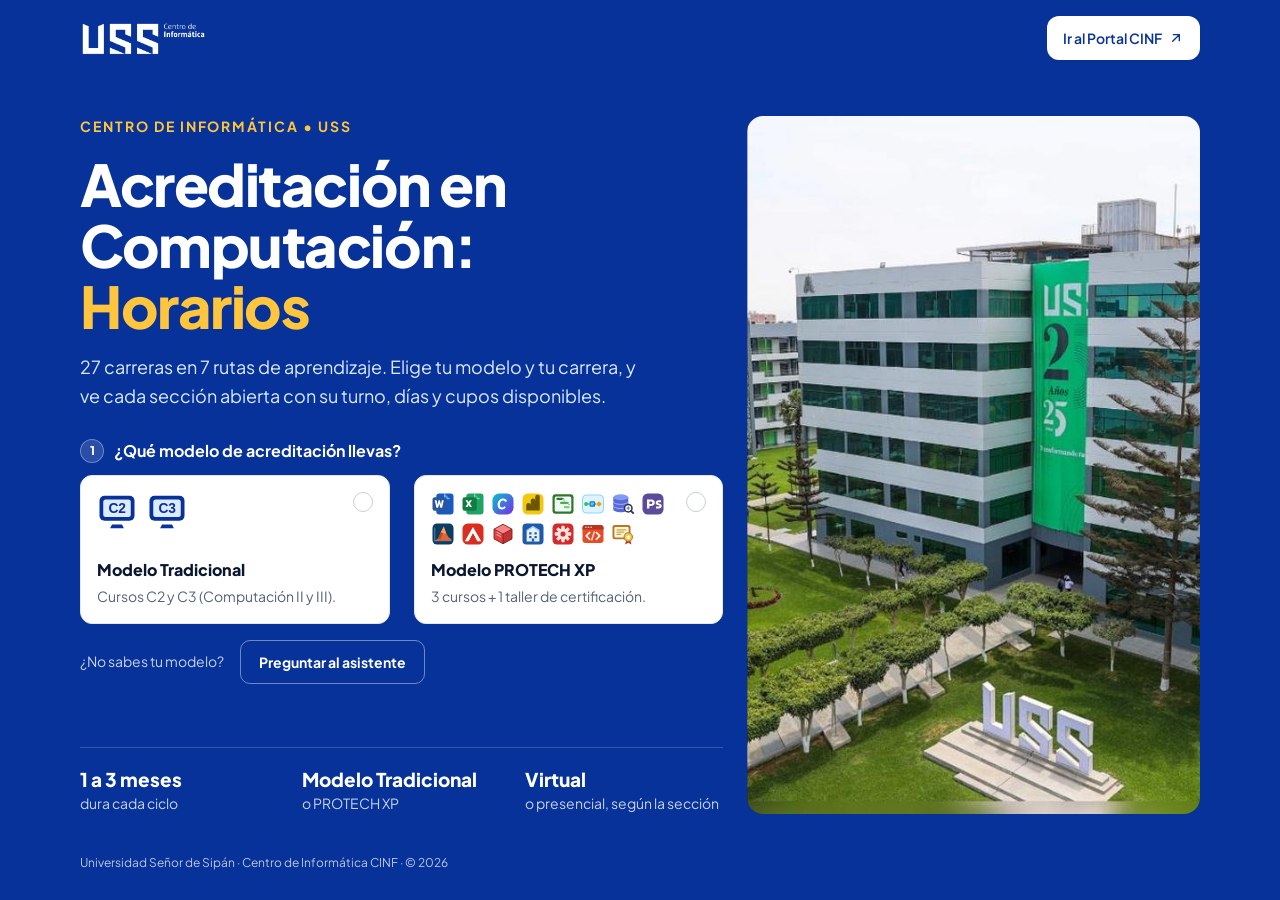
<file: index.html>
<!DOCTYPE html>
<html lang="es" data-type="service" data-radius="soft" data-motion>

<head>
    <meta charset="utf-8" />
    <meta name="viewport" content="width=device-width, initial-scale=1" />
    <title>Horarios del Centro de Informática USS | Consulta de cursos</title>
    <meta name="description"
        content="Elige tu carrera de la Universidad Señor de Sipán y consulta las secciones abiertas del Centro de Informática: turno, días y cupos disponibles." />
    <meta name="page-type" content="service" />
    <meta name="site-kind" content="other" />
    <meta name="theme-color" content="#073299" />
    <link rel="icon" type="image/x-icon" href="favicon.ico" />

    <!-- Compartir: título, descripción y foto del campus -->
    <meta property="og:type" content="website" />
    <meta property="og:title" content="Horarios del Centro de Informática USS" />
    <meta property="og:description"
        content="27 carreras, 7 rutas de aprendizaje. Consulta las secciones abiertas por ciclo." />
    <meta property="og:image" content="assets/img/campus-uss.jpg" />
    <meta property="og:locale" content="es_PE" />
    <meta name="twitter:card" content="summary_large_image" />

    <!-- Tipografía oficial USS: Plus Jakarta Sans -->
    <link rel="preconnect" href="https://fonts.googleapis.com" />
    <link rel="preconnect" href="https://fonts.gstatic.com" crossorigin />
    <link href="https://fonts.googleapis.com/css2?family=Plus+Jakarta+Sans:wght@400;500;600;700;800&display=swap"
        rel="stylesheet" />

    <link rel="stylesheet" href="assets/css/estilos.css?v=80" />
    <!-- Capa de movimiento (Taste-Skill 2.5): el proxy del portal reenvía /assets/motion/ a esta app -->
    <link rel="stylesheet" href="assets/motion/motion.css?v=62" />
    <script>document.documentElement.classList.add('m-enter'); setTimeout(() => document.documentElement.classList.add('m-enter-done'), 700)</script>
</head>

<body>
    <!--
      Tipo: service (Centro de Informática USS, consulta de horarios).
      Hero: la herramienta de 3 pasos + foto real del campus (assets/img/campus-uss.jpg).
      Fondo azul institucional plano, sin efectos. Movimiento: assets/motion (Taste-Skill 2.5).
    -->
    <!-- Header institucional modular -->
    <header id="cinf-header" data-variant="hero" data-portal-url="https://informatica-uss.vercel.app/" data-logo-url="assets/img/logo-uss.png?v=61"></header>
    <script src="assets/js/nav-header.js"></script>

    <main id="contenido">
        <section class="hero" data-enter aria-labelledby="hero-h">
            <div class="wrap">
                <div class="hero-text hero__grid">
                    <div class="hero__texto">
                        <!-- HeroIntro modular (desacoplado, dimensiones idénticas a GEX) -->
                        <div id="hero-intro" data-eyebrow="Centro de Informática • USS" data-title-prefix="Acreditación en Computación" data-highlight="Horarios" data-lead="27 carreras en 7 rutas de aprendizaje. Elige tu modelo y tu carrera, y ve cada sección abierta con su turno, días y cupos disponibles."></div>
                        <script src="assets/js/hero-intro.js?v=2"></script>

                        <!-- La herramienta: los tres pasos viven en este panel -->
                        <div class="herramienta" id="tarjeta-carrera">

                            <!-- PASO 1: Modelo de acreditación (va primero: define qué cursos se muestran) -->
                            <div class="paso paso-modelo" id="paso-modelo">
                                <p class="paso__titulo" id="titulo-modelo">
                                    <span class="paso__num" aria-hidden="true">1</span>
                                    <span data-texto="portada.pregunta">¿Qué modelo de acreditación llevas?</span>
                                </p>
                                <div class="selector-modelo-grid" role="radiogroup" aria-labelledby="titulo-modelo">
                                    <div class="card card-modelo-opcion" id="opcion-modelo-tradicional"
                                        data-modelo="tradicional" role="radio" aria-checked="false" tabindex="0">
                                        <span class="card-modelo-opcion__check" aria-hidden="true"></span>
                                        <span class="card-modelo-opcion__iconos card-modelo-opcion__iconos--grandes"
                                            aria-hidden="true">
                                            <img src="assets/img/cursos/computacion-ii.svg?v=2" alt="C2" width="40"
                                                height="40" />
                                            <img src="assets/img/cursos/computacion-iii.svg?v=2" alt="C3" width="40"
                                                height="40" />
                                        </span>
                                        <strong class="card-modelo-opcion__titulo" data-texto="tradicional.titulo">Modelo Tradicional</strong>
                                        <span class="card-modelo-opcion__desc" data-texto="tradicional.descripcion">Cursos C2 y C3 (Computación II y III).</span>
                                    </div>

                                    <div class="card card-modelo-opcion" id="opcion-modelo-protech"
                                        data-modelo="protech" role="radio" aria-checked="false" tabindex="0">
                                        <span class="card-modelo-opcion__check" aria-hidden="true"></span>
                                        <span class="card-modelo-opcion__iconos" aria-hidden="true">
                                            <img src="assets/img/cursos/word.svg" alt="" width="24" height="24" />
                                            <img src="assets/img/cursos/excel.svg" alt="" width="24" height="24" />
                                            <img src="assets/img/cursos/canva.svg" alt="" width="24" height="24" />
                                            <img src="assets/img/cursos/power-bi.svg" alt="" width="24" height="24" />
                                            <img src="assets/img/cursos/project.svg" alt="" width="24" height="24" />
                                            <img src="assets/img/cursos/bizagi.svg" alt="" width="24" height="24" />
                                            <img src="assets/img/cursos/base-datos.svg" alt="" width="24" height="24" />
                                            <img src="assets/img/cursos/spss.svg" alt="" width="24" height="24" />
                                            <img src="assets/img/cursos/matlab.svg" alt="" width="24" height="24" />
                                            <img src="assets/img/cursos/autocad.svg" alt="" width="24" height="24" />
                                            <img src="assets/img/cursos/sketchup.svg" alt="" width="24" height="24" />
                                            <img src="assets/img/cursos/revit.svg" alt="" width="24" height="24" />
                                            <img src="assets/img/cursos/solidworks.svg" alt="" width="24" height="24" />
                                            <img src="assets/img/cursos/diseno-web.svg" alt="" width="24" height="24" />
                                            <img src="assets/img/cursos/taller.svg" alt="" width="24" height="24" />
                                        </span>
                                        <strong class="card-modelo-opcion__titulo" data-texto="protech.titulo">Modelo PROTECH XP</strong>
                                        <span class="card-modelo-opcion__desc" data-texto="protech.descripcion">3 cursos + 1 taller de
                                            certificación.</span>
                                    </div>
                                </div>
                                <!-- Quien no sabe su modelo no puede seguir: el asistente del CINF lo resuelve con su código -->
                                <p class="ayuda-modelo">
                                    <span>¿No sabes tu modelo?</span>
                                    <a class="btn btn--claro" href="https://informatica-uss.vercel.app/chatbot"
                                        target="_blank" rel="noopener">Preguntar al asistente</a>
                                </p>
                            </div>

                            <!-- PASO 2: Carrera (aparece al elegir el modelo) -->
                            <div class="paso" id="vista-carrera" hidden>
                                <p class="paso__titulo">
                                    <span class="paso__num" aria-hidden="true">2</span>
                                    <label for="input-carrera-principal" data-texto="portada.preguntaPaso2">¿Cuál es tu carrera?</label>
                                </p>
                                <div class="buscador-fila">
                                    <div class="carrera-combobox" id="carrera-combobox">
                                        <div class="carrera-combobox__wrap" id="carrera-combobox-wrap">
                                            <svg class="icono carrera-combobox__icono" viewBox="0 0 24 24"
                                                aria-hidden="true">
                                                <circle cx="11" cy="11" r="7" />
                                                <path d="m20 20-3.5-3.5" />
                                            </svg>
                                            <input type="text" class="carrera-combobox__input"
                                                id="input-carrera-principal"
                                                placeholder="Psicología, Derecho, Sistemas…" autocomplete="off"
                                                spellcheck="false" aria-controls="lista-opciones-carreras"
                                                aria-autocomplete="list" />
                                            <button type="button" class="carrera-combobox__chevron"
                                                id="btn-toggle-carrera" aria-label="Ver todas las carreras">
                                                <svg class="icono" viewBox="0 0 24 24" aria-hidden="true">
                                                    <path d="m6 9 6 6 6-6" />
                                                </svg>
                                            </button>
                                        </div>
                                        <div class="carrera-combobox__dropdown" id="dropdown-carreras" hidden>
                                            <div class="carrera-combobox__options" id="lista-opciones-carreras"
                                                role="listbox" aria-label="Carreras"></div>
                                        </div>
                                    </div>
                                    <button type="button" class="btn btn--primary btn--lg" id="btn-buscar-carrera">Ver
                                        mis
                                        horarios</button>
                                </div>
                                <p class="campo__ayuda">Después eliges el ciclo y ves sus horarios.</p>
                            </div>

                            <!-- PASO 3: aparece en el mismo panel al elegir la carrera -->
                            <div class="paso" id="vista-ciclos" hidden>
                                <div class="carrera-seleccionada-barra">
                                    <div>
                                        <span class="carrera-seleccionada-barra__tag">Tu carrera</span>
                                        <strong class="carrera-seleccionada-barra__nombre"
                                            id="carrera-elegida-badge">Derecho</strong>
                                    </div>
                                    <button type="button" class="btn btn--claro btn--sm" id="btn-cambiar-carrera">
                                        Cambiar carrera
                                    </button>
                                </div>

                                <!-- PASO 3: Ciclo de apertura -->
                                <div class="paso paso-ciclos">
                                    <p class="paso__titulo">
                                        <span class="paso__num" aria-hidden="true">3</span>
                                        <span data-texto="portada.preguntaPaso3">Elige el ciclo y abre sus horarios</span>
                                    </p>
                                    <div class="grid-ciclos-compacto" id="grid-ciclos"></div>
                                </div>
                            </div>
                        </div>

                        <dl class="hero__datos">
                            <div>
                                <dt data-texto="datos.0.valor">1 a 3 meses</dt>
                                <dd data-texto="datos.0.texto">dura cada ciclo</dd>
                            </div>
                            <div>
                                <dt data-texto="datos.1.valor">Modelo Tradicional</dt>
                                <dd data-texto="datos.1.texto">o PROTECH XP</dd>
                            </div>
                            <div>
                                <dt data-texto="datos.2.valor">Virtual</dt>
                                <dd data-texto="datos.2.texto">o presencial, según la sección</dd>
                            </div>
                        </dl>
                    </div>

                    <div class="hero__frame">
                        <img class="hero__media" src="assets/img/campus-uss.jpg"
                            srcset="assets/img/campus-uss-800.jpg 800w, assets/img/campus-uss.jpg 1280w"
                            sizes="(max-width: 991px) 100vw, 1200px" fetchpriority="high"
                            alt="Campus de la Universidad Señor de Sipán en Chiclayo, con el letrero USS en los jardines"
                            width="1280" height="784" />
                    </div>
                </div>
                <p class="hero__pie">Universidad Señor de Sipán · Centro de Informática CINF · © 2026</p>
            </div>
        </section>
    </main>

    <!-- Datos (Google Drive) y lógica de selección -->
    <script src="assets/js/config.js?v=49"></script>
    <script src="assets/js/datos.js?v=61"></script>
    <script src="assets/js/textos.js?v=4"></script>
    <script src="assets/js/index.js?v=72"></script>
    <script type="module">
        // En el portal (informatica-uss.vercel.app) motion.js se pide directo al deploy de esta app,
        // así el import del módulo no depende de la ruta (/consulta-cursos o /consulta-cursos/).
        const raiz = location.hostname === 'informatica-uss.vercel.app' ? 'https://uss-consulta-curso.vercel.app/' : './';
        import(`${raiz}assets/motion/motion.js?v=61`);
    </script>
</body>

</html>
</file>
<file: assets/css/estilos.css>
/* ===================================================================
   USS Consulta de Cursos · Estilos del Centro de Informática (CINF)
   Archivo: assets/css/estilos.css
   Sistema propio (sin Bootstrap): tokens, escala tipográfica de 6 pasos,
   un estilo de tarjeta, un par de botones y un radio.
   La capa de movimiento (hover, press, entrada del hero) vive en
   assets/motion/motion.css (Taste-Skill 2.5) y lee los tokens de aquí.
   =================================================================== */

/* -------------------------------------------------------------------
   0. Tokens
   ------------------------------------------------------------------- */
:root {
    /* Color institucional USS */
    --uss-azul: #073299;
    --uss-azul-900: #041d5f;
    --uss-azul-700: #0a3fb8;
    --uss-azul-50: #eef3fd;
    --uss-oro: #ffc53d;

    /* Tierra, tinta y líneas */
    --bg: #ffffff;
    --surface: #f4f6fa;
    --ink: #0b1630;
    --ink-2: #2a3550;
    --muted: #556079;
    --line: #e2e7f0;
    --line-strong: #c7d0de;
    --card: #ffffff;

    /* Acción (la lee motion.css) */
    --action: var(--uss-azul);
    --action-ink: #ffffff;

    /* Estados */
    --ok: #0f7a45;
    --ok-bg: #e8f6ee;
    --cerrado: #b42318;
    --cerrado-bg: #fdecea;

    /* Tipografía: 6 pasos */
    --font: "Plus Jakarta Sans", system-ui, -apple-system, "Segoe UI", Roboto, sans-serif;
    --t-xs: 12px;
    --t-sm: 14px;
    --t-base: 16px;
    --t-lg: 19px;
    --t-xl: 26px;
    --t-hero: clamp(36px, 4.2vw, 60px);

    /* Forma y espacio */
    --r: 12px;
    --r-sm: 8px;
    --r-btn: 10px;
    --gut: 80px;
    --wrap: 1280px;
    --nav-h: 76px;
    --ease: cubic-bezier(.2, .8, .2, 1);
    --sombra: 0 1px 2px rgb(11 22 48 / .05), 0 8px 24px -16px rgb(11 22 48 / .18);
}

/* -------------------------------------------------------------------
   1. Base
   ------------------------------------------------------------------- */
*,
*::before,
*::after {
    box-sizing: border-box;
}

html {
    -webkit-text-size-adjust: 100%;
}

body {
    margin: 0;
    min-height: 100vh;
    display: flex;
    flex-direction: column;
    background: var(--surface);
    color: var(--ink);
    font-family: var(--font);
    font-size: var(--t-base);
    line-height: 1.5;
    -webkit-font-smoothing: antialiased;
}

h1, h2, h3, p, ul, ol, figure {
    margin: 0;
}

img, svg {
    display: block;
    max-width: 100%;
}

button, input, select {
    font: inherit;
    color: inherit;
}

button {
    cursor: pointer;
}

a {
    color: var(--action);
}

[hidden] {
    display: none !important;
}

:focus-visible {
    outline: 2px solid var(--action);
    outline-offset: 2px;
}

.visually-hidden {
    position: absolute !important;
    width: 1px;
    height: 1px;
    padding: 0;
    margin: -1px;
    overflow: hidden;
    clip: rect(0 0 0 0);
    white-space: nowrap;
    border: 0;
}

.icono {
    width: 20px;
    height: 20px;
    flex: none;
    fill: none;
    stroke: currentColor;
    stroke-width: 1.8;
    stroke-linecap: round;
    stroke-linejoin: round;
}

.icono--sm {
    width: 16px;
    height: 16px;
}

.wrap {
    width: min(100% - 2 * var(--gut), var(--wrap));
    margin-inline: auto;
}

@media (max-width: 1023px) {
    :root {
        --gut: 48px;
    }
}

@media (max-width: 639px) {
    :root {
        --gut: 20px;
    }
}

/* Enlace para saltar al contenido: primer foco del teclado */
.skip-link {
    position: absolute;
    top: 12px;
    left: 0;
    z-index: 100;
    padding: 10px 16px;
    border-radius: var(--r-btn);
    background: var(--bg);
    color: var(--ink);
    font-weight: 700;
    font-size: var(--t-sm);
    text-decoration: none;
    transform: translateY(-160%);
}

.skip-link:focus-visible {
    transform: none;
}

/* -------------------------------------------------------------------
   2. Botones: un par (primario y secundario) + variante clara sobre azul
   El hover, el paso de 1px y el press los pone motion.css.
   ------------------------------------------------------------------- */
.btn {
    display: inline-flex;
    align-items: center;
    justify-content: center;
    gap: 8px;
    min-height: 44px;
    padding: 0 18px;
    border: 1px solid transparent;
    border-radius: var(--r-btn);
    font-size: var(--t-sm);
    font-weight: 700;
    line-height: 1;
    text-decoration: none;
    white-space: nowrap;
    cursor: pointer;
}

.btn--primary {
    background: var(--action);
    color: var(--action-ink);
}

.btn--secondary {
    background: var(--bg);
    color: var(--ink);
    border-color: var(--line-strong);
}

.btn--claro {
    background: transparent;
    color: #ffffff;
    border-color: rgb(255 255 255 / .42);
}

.btn--claro:hover {
    background: rgb(255 255 255 / .1);
    border-color: rgb(255 255 255 / .8);
}

.btn--sm {
    min-height: 40px;
    padding: 0 14px;
}

.btn--lg {
    min-height: 56px;
    height: 56px;
    padding: 0 24px;
    border-radius: 12px;
    font-size: 16px;
    font-weight: 700;
}

@media (min-width: 640px) {
    .btn--lg {
        min-height: 64px;
        height: 64px;
    }
}

/* -------------------------------------------------------------------
   3. Navegación
   ------------------------------------------------------------------- */
.nav {
    position: relative;
    z-index: 20;
}

.nav__fila {
    position: relative;
    display: flex;
    align-items: center;
    justify-content: space-between;
    gap: 16px;
    min-height: var(--nav-h);
}

.nav__izq {
    display: flex;
    align-items: center;
    gap: 16px;
    min-width: 0;
}

.nav__marca {
    display: inline-flex;
    align-items: center;
    min-height: 44px;
    text-decoration: none;
}

.nav__marca img {
    width: auto;
    height: 34px;
}

.nav--sobre-azul .nav__marca img {
    filter: brightness(0) invert(1);
}

/* Sobre el azul del hero (portada) */
.nav--sobre-azul {
    position: absolute;
    inset: 0 0 auto 0;
    --action: var(--uss-oro);
    --action-ink: var(--ink);
}

/* Barra clara fija (página de horarios) */
.nav--claro {
    position: sticky;
    top: 0;
    background: var(--bg);
    border-bottom: 1px solid var(--line);
}

.nav--claro .nav__fila {
    min-height: 64px;
}

.nav__texto-largo {
    display: inline;
}

/* -------------------------------------------------------------------
   4. Portada: el hero es la herramienta (pasos 1 a 3) + foto del campus
   ------------------------------------------------------------------- */
.hero {
    position: relative;
    min-height: 100vh;
    min-height: 100svh;
    display: flex;
    flex-direction: column;
    padding-top: var(--nav-h);
    padding-bottom: 0;
    background: var(--uss-azul);
    color: #ffffff;
}

/* Sobre el azul, la acción principal es el dorado institucional */
.hero {
    --action: var(--uss-oro);
    --action-ink: var(--ink);
}

.hero > .wrap {
    flex: 1;
    display: flex;
    flex-direction: column;
    justify-content: space-between;
}

.hero-text {
    flex: 1;
    margin-block: auto;
    padding: 32px 0;
}

@media (min-width: 1024px) {
    .hero-text {
        padding: 40px 0;
    }
}

.hero__pie {
    padding-bottom: 28px;
    color: rgb(255 255 255 / .72);
    font-size: var(--t-xs);
    text-wrap: balance;
}

/* Tres datos reales al pie de la columna de texto */
.hero__datos {
    display: grid;
    grid-template-columns: repeat(3, minmax(0, 1fr));
    gap: 24px;
    margin: auto 0 0;
    padding-top: 20px;
    border-top: 1px solid rgb(255 255 255 / .18);
}

.hero__datos dt {
    font-size: var(--t-lg);
    font-weight: 800;
    line-height: 1.2;
}

.hero__datos dd {
    margin: 2px 0 0;
    font-size: var(--t-sm);
    color: rgb(255 255 255 / .78);
}

.hero:has(#vista-ciclos:not([hidden])) .hero__datos {
    display: none;
}

.hero > .wrap {
    position: relative;
    z-index: 1;
}

.hero__grid {
    display: grid;
    grid-template-columns: repeat(12, minmax(0, 1fr));
    column-gap: 24px;
    row-gap: 32px;
    align-items: start;
}

.hero__texto {
    grid-column: 1 / span 7;
    align-self: stretch;
    padding-right: 0;
    display: flex;
    flex-direction: column;
    min-width: 0;
}

.hero-intro {
    display: flex;
    flex-direction: column;
}

.hero__eyebrow {
    color: var(--uss-oro, #ffc53d);
    font-size: 14px;
    font-weight: 700;
    letter-spacing: .14em;
    text-transform: uppercase;
    margin: 0 0 16px 0;
}

.hero h1 {
    font-size: 2.15rem;
    line-height: 1.06;
    font-weight: 800;
    letter-spacing: -0.025em;
    margin: 0 0 16px 0;
    color: #ffffff;
    max-width: none;
    text-wrap: balance;
}

@media (min-width: 640px) {
    .hero h1 {
        font-size: 3rem;
    }
}

@media (min-width: 1280px) {
    .hero h1 {
        font-size: 3.6rem;
    }
}

.hero__resalte {
    display: block;
    color: var(--uss-oro, #ffc53d);
}

.hero__lead {
    max-width: 576px;
    color: #dbeafe;
    font-size: 18px;
    line-height: 1.625;
    margin: 0 0 28px 0;
}

/* La foto se estira con la columna de texto: arriba y abajo terminan en la misma línea */
.hero__frame {
    grid-column: 8 / span 5;
    position: relative;
    align-self: stretch;
    /* La foto no empuja la fila: su alto lo pone la columna de texto (o el que sobra en celular) */
    contain: size;
    min-height: max(440px, min(680px, calc(100svh - var(--nav-h) - 96px)));
    border-radius: 16px;
    overflow: hidden;
    background: var(--uss-azul-900);
}

.hero__media {
    display: block;
    width: 100%;
    height: 100%;
    object-fit: cover;
    object-position: 46% 60%;
    transition: transform 700ms cubic-bezier(0.16, 1, 0.3, 1);
}

.hero__frame:hover .hero__media {
    transform: scale(1.03);
}

/* Con la carrera elegida el hero cede espacio a los pasos 2 y 3 */
.hero:has(#vista-ciclos:not([hidden])) h1 {
    max-width: none;
    font-size: clamp(30px, 2.8vw, 40px);
}

.hero:has(#vista-ciclos:not([hidden])) .hero__lead {
    display: none;
}

.hero:has(#vista-ciclos:not([hidden])) .hero__texto {
    gap: 16px;
}

/* -------------------------------------------------------------------
   5. Panel de la herramienta (una sola caja)
   ------------------------------------------------------------------- */
.herramienta {
    position: relative;
    color: #ffffff;
}

.campo__etiqueta {
    display: block;
    margin-bottom: 8px;
    font-size: var(--t-sm);
    font-weight: 700;
    color: #ffffff;
}

.campo__ayuda {
    margin-top: 10px;
    font-size: var(--t-sm);
    color: rgb(255 255 255 / .78);
}

/* Paso: número + título en una línea, separado por una regla fina */
.paso + .paso {
    margin-top: 20px;
    padding-top: 20px;
    border-top: 1px solid rgb(255 255 255 / .18);
}

.paso__titulo {
    display: flex;
    align-items: center;
    gap: 10px;
    margin-bottom: 12px;
    font-size: var(--t-base);
    font-weight: 700;
    color: #ffffff;
}

.paso__num {
    display: inline-grid;
    place-items: center;
    width: 24px;
    height: 24px;
    flex: none;
    border: 1px solid rgb(255 255 255 / .32);
    border-radius: 50%;
    background: rgb(255 255 255 / .14);
    color: #ffffff;
    font-size: var(--t-xs);
    font-weight: 800;
}

/* --- Buscador de carrera (combobox) --- */
.buscador-fila {
    display: flex;
    gap: 12px;
}

@media (max-width: 639px) {
    .buscador-fila {
        flex-direction: column;
    }
}

.carrera-combobox {
    position: relative;
    flex: 1;
    min-width: 0;
}

.carrera-combobox__wrap {
    position: relative;
}

.carrera-combobox__icono {
    position: absolute;
    top: 50%;
    left: 16px;
    color: var(--muted);
    transform: translateY(-50%);
    pointer-events: none;
}

.carrera-combobox__input {
    width: 100%;
    height: 56px;
    color: var(--ink);
    padding: 0 56px 0 46px;
    border: 1px solid var(--line-strong);
    border-radius: 12px;
    background: var(--bg);
    font-size: var(--t-base);
    font-weight: 500;
    transition: border-color 140ms var(--ease), box-shadow 140ms var(--ease);
}

@media (min-width: 640px) {
    .carrera-combobox__input {
        height: 64px;
    }
}

.carrera-combobox__input:hover {
    border-color: color-mix(in oklab, var(--ink) 40%, transparent);
}

.carrera-combobox__input:focus,
.carrera-combobox__wrap.abierto .carrera-combobox__input {
    border-color: var(--uss-azul);
    box-shadow: 0 0 0 3px var(--uss-oro);
    outline: none;
}

.carrera-combobox__input::placeholder {
    color: #6b7489;
}

.carrera-combobox__chevron {
    position: absolute;
    top: 6px;
    right: 6px;
    display: inline-grid;
    place-items: center;
    width: 44px;
    height: 44px;
    flex: none;
    border: 0;
    border-radius: var(--r-sm);
    background: transparent;
    color: var(--muted);
    transition: background-color 150ms var(--ease), color 150ms var(--ease);
}

.carrera-combobox__chevron:hover {
    background: var(--surface);
    color: var(--ink);
}

.carrera-combobox__wrap.abierto .carrera-combobox__chevron .icono {
    transform: rotate(180deg);
}

.carrera-combobox__dropdown {
    color: var(--ink);
    overscroll-behavior: contain;
    position: absolute;
    top: calc(100% + 6px);
    left: 0;
    right: 0;
    z-index: 30;
    max-height: min(320px, 46vh);
    overflow-y: auto;
    padding: 6px;
    border: 1px solid var(--line);
    border-radius: var(--r);
    background: var(--bg);
    box-shadow: 0 18px 40px -18px rgb(11 22 48 / .35);
}

.carrera-combobox__item {
    display: flex;
    align-items: center;
    justify-content: space-between;
    gap: 12px;
    min-height: 44px;
    padding: 8px 12px;
    border-radius: var(--r-sm);
    font-size: var(--t-base);
    font-weight: 500;
    cursor: pointer;
}

.carrera-combobox__item:hover,
.carrera-combobox__item.activo {
    background: var(--uss-azul-50);
}

.carrera-combobox__item.seleccionado {
    color: var(--uss-azul);
    font-weight: 700;
}

.carrera-combobox__item-ruta {
    flex: none;
    font-size: var(--t-xs);
    font-weight: 600;
    color: var(--muted);
}

.carrera-combobox__highlight {
    background: #fff1c7;
    border-radius: 3px;
}

.carrera-combobox__empty {
    padding: 14px 12px;
    font-size: var(--t-sm);
    color: var(--muted);
}

/* --- Carrera elegida --- */
.carrera-seleccionada-barra {
    display: flex;
    align-items: center;
    justify-content: space-between;
    gap: 12px;
    margin-bottom: 20px;
    padding-bottom: 16px;
    border-bottom: 1px solid rgb(255 255 255 / .18);
}

.carrera-seleccionada-barra__tag {
    display: block;
    font-size: var(--t-xs);
    font-weight: 600;
    color: rgb(255 255 255 / .72);
}

.carrera-seleccionada-barra__nombre {
    display: block;
    font-size: var(--t-lg);
    font-weight: 800;
    line-height: 1.25;
}

/* --- Una sola familia de tarjeta: opciones de modelo y ciclos --- */
.card {
    position: relative;
    display: flex;
    flex-direction: column;
    gap: 6px;
    width: 100%;
    padding: 16px;
    border: 1px solid var(--line);
    border-radius: var(--r);
    background: var(--card);
    color: var(--ink);
    text-align: left;
    cursor: pointer;
}

.card[aria-checked="true"],
.card.activa {
    border-color: var(--uss-oro);
    box-shadow: 0 0 0 2px var(--uss-oro);
}

.selector-modelo-grid {
    display: grid;
    grid-template-columns: repeat(2, minmax(0, 1fr));
    gap: 16px 24px;
    align-items: stretch;
}

/* Tarjetas de modelo simétricas en ancho y alto (50% / 50%), alineadas verticalmente */
.card-modelo-opcion {
    display: flex;
    flex-direction: column;
    height: 100%;
}

.card-modelo-opcion__check {
    position: absolute;
    top: 16px;
    right: 16px;
    width: 20px;
    height: 20px;
    border: 1.5px solid var(--line-strong);
    border-radius: 50%;
    background: var(--bg);
}

.card[aria-checked="true"] .card-modelo-opcion__check {
    border: 6px solid var(--action);
}

.card-modelo-opcion__iconos {
    display: flex;
    flex-wrap: wrap;
    align-content: flex-start;
    align-items: center;
    gap: 6px;
    min-height: 54px;
    margin-bottom: 8px;
    padding-right: 32px; /* deja libre el círculo de selección */
}

.card-modelo-opcion__iconos img {
    width: 24px;
    height: 24px;
}

/* Modelo Tradicional: dos íconos con la sigla (C2, C3), más grandes para que se lea */
.card-modelo-opcion__iconos--grandes {
    gap: 10px;
    align-items: center;
}

.card-modelo-opcion__iconos--grandes img {
    width: 40px;
    height: 40px;
}

.card-modelo-opcion__titulo {
    padding-right: 28px;
    font-size: var(--t-base);
    font-weight: 800;
    line-height: 1.3;
}

.card-modelo-opcion__desc {
    font-size: var(--t-sm);
    line-height: 1.45;
    color: var(--muted);
}

/* Ayuda bajo el paso 1: se va al elegir un modelo */
.ayuda-modelo {
    display: flex;
    flex-wrap: wrap;
    align-items: center;
    gap: 8px 16px;
    margin: 16px 0 0;
    font-size: var(--t-sm);
    color: rgb(255 255 255 / .78);
}

.hero:has(.card-modelo-opcion[aria-checked="true"]) .ayuda-modelo {
    display: none;
}

/* --- Ciclos --- */
.grid-ciclos-compacto {
    display: grid;
    grid-template-columns: repeat(2, minmax(0, 1fr));
    gap: 16px 24px;
    margin-top: 10px;
}

.ciclo-btn {
    position: relative;
    gap: 12px;
    font: inherit;
}

.ciclo-btn:disabled {
    cursor: not-allowed;
    opacity: .5;
}

/* Badge de duración en meses superpuesto en el lado superior derecho */
.ciclo-btn__meses-badge {
    position: absolute;
    top: -10px;
    right: 14px;
    z-index: 2;
    display: inline-flex;
    align-items: center;
    justify-content: center;
    height: 22px;
    padding: 0 10px;
    border-radius: 999px;
    background: #ffffff;
    color: var(--uss-azul);
    border: 1.5px solid var(--uss-azul);
    font-size: 11px;
    font-weight: 800;
    line-height: 1;
    letter-spacing: 0.02em;
    box-shadow: 0 2px 6px -1px rgb(11 22 48 / .18);
    pointer-events: none;
    white-space: nowrap;
    transition: background 150ms var(--ease), color 150ms var(--ease), border-color 150ms var(--ease), box-shadow 150ms var(--ease);
}

@media (hover: hover) and (pointer: fine) {
    .ciclo-btn:hover .ciclo-btn__meses-badge {
        background: var(--uss-azul);
        color: #ffffff;
        border-color: #ffffff;
        box-shadow: 0 4px 10px -1px rgb(4 29 95 / .35);
    }
}

.ciclo-btn__header {
    display: flex;
    flex-direction: column;
    gap: 2px;
}

.ciclo-btn__mes {
    padding-right: 76px; /* Espacio para el badge superpuesto; fechas y estado usan todo el ancho */
    font-size: var(--t-lg);
    font-weight: 800;
    line-height: 1.2;
}

.ciclo-btn__duracion {
    font-size: var(--t-sm);
    font-weight: 700;
    color: var(--uss-azul-700);
    letter-spacing: -0.01em;
}

.ciclo-btn__fechas {
    display: flex;
    flex-wrap: wrap;
    align-items: center;
    gap: 4px 10px;
}

/* Estado del ciclo (lo define el Panel Admin): pastilla al lado de las fechas */
.ciclo-estado {
    --estado-ink: #3d475c;
    --estado-bg: #eef0f4;
    --estado-line: #d5dae3;
    --estado-punto: currentColor;
    display: inline-flex;
    align-items: center;
    gap: 6px;
    height: 22px;
    padding: 0 10px;
    border-radius: 999px;
    border: 1px solid var(--estado-line);
    background: var(--estado-bg);
    color: var(--estado-ink);
    font-size: 11px;
    font-weight: 800;
    line-height: 1;
    letter-spacing: .04em;
    text-transform: uppercase;
    white-space: nowrap;
}

.ciclo-estado::before {
    content: "";
    flex: none;
    width: 6px;
    height: 6px;
    border-radius: 50%;
    background: var(--estado-punto);
}

.ciclo-estado[hidden] {
    display: none;
}

/* Seis tonos separados (verde, azul, amarillo, cian, naranja, rojo); texto ≥ 5:1 sobre su fondo */
.ciclo-estado[data-estado="ACTIVO"] { --estado-ink: #067647; --estado-bg: #e9f9ef; --estado-line: #a6e5c0; --estado-punto: #12b76a; }
.ciclo-estado[data-estado="PROGRAMADO"] { --estado-ink: #1849a9; --estado-bg: #eef4ff; --estado-line: #b2ccff; --estado-punto: #2e6bf0; }
.ciclo-estado[data-estado="PENDIENTE"] { --estado-ink: #7a4f00; --estado-bg: #fff8d6; --estado-line: #f5df8a; --estado-punto: #eab308; }
.ciclo-estado[data-estado="FINALIZADO"] { --estado-ink: #0b6b80; --estado-bg: #e7f8fb; --estado-line: #a5e3ee; --estado-punto: #06aed4; }
.ciclo-estado[data-estado="PENDIENTE_CIERRE"] { --estado-ink: #a3410b; --estado-bg: #fff1e6; --estado-line: #fbc79e; --estado-punto: #f97316; }
.ciclo-estado[data-estado="CERRADO"] { --estado-ink: var(--cerrado); --estado-bg: var(--cerrado-bg); --estado-line: #f8c3bd; --estado-punto: #e5372a; }

.banner-carrera__ruta .ciclo-estado {
    height: 26px;
}

.ciclo-btn__footer {
    display: flex;
    flex-direction: column;
    align-items: flex-start;
    gap: 8px;
    margin-top: auto;
}

.ciclo-btn__badge {
    font-size: var(--t-xs);
    font-weight: 700;
    color: var(--ok);
}

.ciclo-btn__accion {
    display: inline-flex;
    align-items: center;
    gap: 6px;
    font-size: var(--t-sm);
    font-weight: 700;
    color: var(--uss-azul);
}

.ciclo-btn__accion::after {
    content: "→";
    transition: transform 120ms var(--ease);
}

@media (hover: hover) and (pointer: fine) {
    .ciclo-btn:hover .ciclo-btn__accion::after {
        transform: translateX(3px);
        transition-duration: 150ms;
    }
}

.ciclos-proximos {
    margin-top: 12px;
    font-size: var(--t-sm);
    color: rgb(255 255 255 / .82);
}

.ciclos-ayuda {
    margin-top: 12px;
    font-size: var(--t-sm);
    color: rgb(255 255 255 / .82);
}

.ciclos-ayuda a {
    color: #ffffff;
    font-weight: 700;
    text-underline-offset: 3px;
}

/* --- Estado de red (carga desde Google Drive) --- */
.estado-red {
    padding: 4px 0;
}

.estado-red__titulo {
    font-weight: 800;
    color: var(--cerrado);
}

.estado-red__texto {
    display: flex;
    align-items: center;
    gap: 10px;
    font-size: var(--t-sm);
    color: var(--muted);
}

/* En la portada el estado de red va sobre el azul */
.hero .estado-red__titulo {
    color: #ffd2cc;
}

.hero .estado-red__texto {
    color: rgb(255 255 255 / .85);
}

.hero .estado-red__spinner {
    border-color: rgb(255 255 255 / .25);
    border-top-color: #ffffff;
}

.hero .esqueleto {
    background: linear-gradient(90deg, rgb(255 255 255 / .06) 0%, rgb(255 255 255 / .14) 50%, rgb(255 255 255 / .06) 100%);
    background-size: 200% 100%;
}

.estado-red--error .estado-red__texto {
    margin-top: 4px;
}

.estado-red__acciones {
    display: flex;
    flex-wrap: wrap;
    gap: 8px;
    margin-top: 14px;
}

.estado-red__spinner {
    width: 16px;
    height: 16px;
    flex: none;
    border: 2px solid var(--line);
    border-top-color: var(--action);
    border-radius: 50%;
    animation: giro 0.8s linear infinite;
}

@keyframes giro {
    to {
        transform: rotate(360deg);
    }
}

.estado-red__esqueletos {
    display: grid;
    grid-template-columns: repeat(2, minmax(0, 1fr));
    gap: 12px;
    margin-top: 14px;
}

.estado-red__filas {
    display: grid;
    gap: 8px;
    margin-top: 14px;
}

.esqueleto {
    border-radius: var(--r-sm);
    background: linear-gradient(90deg, var(--surface) 0%, #e9edf4 50%, var(--surface) 100%);
    background-size: 200% 100%;
    animation: brillo 1.4s ease-in-out infinite;
}

.esqueleto--ciclo {
    height: 104px;
}

.esqueleto--fila {
    height: 44px;
}

@keyframes brillo {
    from {
        background-position: 100% 0;
    }

    to {
        background-position: -100% 0;
    }
}

/* -------------------------------------------------------------------
   6. Pie
   ------------------------------------------------------------------- */
.footer-uss {
    margin-top: auto;
    padding: 10px 0;
    border-top: 1px solid var(--line);
    background: var(--bg);
    color: var(--muted);
    font-size: var(--t-xs);
}

/* -------------------------------------------------------------------
   7. Página de horarios
   ------------------------------------------------------------------- */
.hoja-contenedor-horarios {
    display: flex;
    flex-direction: column;
    gap: 16px;
    padding-top: 24px;
    padding-bottom: 32px;
}

/* --- Cabecera de la consulta: carrera, ruta, modelo y ciclo --- */
.banner-carrera {
    display: flex;
    flex-wrap: wrap;
    align-items: center;
    gap: 8px 20px;
}

.banner-carrera__ciclo {
    display: inline-flex;
    align-items: center;
    min-height: 26px;
    padding: 0 10px;
    border-radius: 999px;
    background: var(--ink);
    color: #ffffff;
    font-size: var(--t-xs);
    font-weight: 700;
}

.banner-carrera__ciclo:empty {
    display: none;
}

.banner-carrera__nombre {
    font-size: var(--t-xl);
    font-weight: 800;
    line-height: 1.15;
    letter-spacing: -0.015em;
}

.banner-carrera__ruta {
    display: flex;
    flex-wrap: wrap;
    align-items: center;
    gap: 6px 10px;
    font-size: var(--t-sm);
    color: var(--muted);
}

.etiqueta,
.banner-carrera__badge,
.banner-carrera__duracion,
.banner-carrera__modelo-badge {
    display: inline-flex;
    align-items: center;
    min-height: 26px;
    padding: 0 10px;
    border-radius: 999px;
    background: var(--bg);
    border: 1px solid var(--line);
    color: var(--ink-2);
    font-size: var(--t-xs);
    font-weight: 700;
}

.banner-carrera__duracion {
    background: #f8fafc;
    border-color: #e2e8f0;
    color: #334155;
    letter-spacing: 0.01em;
}

.banner-carrera__duracion:empty {
    display: none;
}

.banner-carrera__modelo-badge {
    background: var(--uss-azul-50);
    border-color: transparent;
    color: var(--uss-azul);
}

/* --- Filtros --- */
.cinta-horarios {
    padding: 16px;
    border: 1px solid var(--line);
    border-radius: var(--r);
    background: var(--bg);
}

.filtros-horarios {
    display: grid;
    grid-template-columns: minmax(220px, 1.6fr) repeat(3, minmax(0, 1fr)) 44px;
    gap: 8px;
}

.filtros-horarios__buscar {
    position: relative;
    display: block;
    margin: 0;
}

.filtros-horarios__lupa {
    position: absolute;
    top: 50%;
    left: 12px;
    color: var(--muted);
    transform: translateY(-50%);
    pointer-events: none;
}

.campo {
    width: 100%;
    min-height: 44px;
    padding: 0 12px;
    border: 1px solid var(--line-strong);
    border-radius: var(--r-btn);
    background-color: var(--bg);
    font-size: var(--t-sm);
    font-weight: 500;
    color: var(--ink);
    transition: border-color 140ms var(--ease), box-shadow 140ms var(--ease);
}

.campo:hover {
    border-color: color-mix(in oklab, var(--ink) 40%, transparent);
}

.campo:focus {
    border-color: var(--action);
    box-shadow: 0 0 0 3px rgb(7 50 153 / .14);
    outline: none;
}

.filtros-horarios__buscar .campo {
    padding-left: 38px;
}

select.campo {
    appearance: none;
    padding-right: 34px;
    background-image: url("data:image/svg+xml,%3Csvg xmlns='http://www.w3.org/2000/svg' viewBox='0 0 24 24' fill='none' stroke='%23556079' stroke-width='2' stroke-linecap='round' stroke-linejoin='round'%3E%3Cpath d='m6 9 6 6 6-6'/%3E%3C/svg%3E");
    background-repeat: no-repeat;
    background-position: right 10px center;
    background-size: 16px;
    text-overflow: ellipsis;
    cursor: pointer;
}

select.campo.filtro-activo {
    border-color: var(--action);
    background-color: var(--uss-azul-50);
    color: var(--uss-azul);
    font-weight: 700;
}

.filtros-horarios__reset {
    display: inline-grid;
    place-items: center;
    width: 44px;
    height: 44px;
    border: 1px solid var(--line-strong);
    border-radius: var(--r-btn);
    background: var(--bg);
    color: var(--ink-2);
    transition: background-color 150ms var(--ease), transform 90ms var(--ease);
}

.filtros-horarios__reset:hover {
    background: var(--surface);
}

.filtros-horarios__reset:active {
    transform: translateY(1px) scale(.985);
}

/* --- Tabla --- */
.tabla-horarios-wrap {
    border: 1px solid var(--line);
    border-radius: var(--r);
    background: var(--bg);
    overflow: hidden;
}

.tabla-horarios__aviso {
    display: none;
    padding: 8px 16px;
    border-bottom: 1px solid var(--line);
    font-size: var(--t-xs);
    color: var(--muted);
}

.tabla-horarios-wrap.se-desliza .tabla-horarios__aviso {
    display: block;
}

.tabla-horarios__scroll {
    max-height: var(--alto-tabla, calc(100vh - 300px));
    min-height: 220px;
    overflow: auto;
    -webkit-overflow-scrolling: touch;
}

.tabla-horarios {
    width: 100%;
    border-collapse: separate;
    border-spacing: 0;
    font-size: var(--t-sm);
}

.tabla-horarios thead th {
    position: sticky;
    top: 0;
    z-index: 2;
    padding: 10px;
    border-bottom: 1px solid var(--line);
    background: #f8f9fc;
    color: var(--muted);
    font-size: var(--t-xs);
    font-weight: 700;
    text-align: left;
    white-space: nowrap;
}

.tabla-horarios tbody td {
    padding: 10px;
    border-bottom: 1px solid #eef1f6;
    vertical-align: middle;
    color: var(--ink);
}

.tabla-horarios tbody tr:last-child td {
    border-bottom: 0;
}

.tabla-horarios tbody tr {
    transition: background-color 120ms var(--ease);
}

.tabla-horarios tbody tr:hover td {
    background: #f8f9fc;
}

.tabla-horarios .col-centro {
    text-align: center;
}

/* Curso: icono real + nombre; repetido en filas seguidas se atenúa */
.badge-curso {
    display: inline-flex;
    align-items: center;
    gap: 10px;
    white-space: nowrap;
}

.badge-curso__icono {
    width: 24px;
    height: 24px;
    flex: none;
}

.badge-curso strong {
    font-weight: 700;
}

.col-curso--repite .badge-curso strong {
    color: var(--muted);
    font-weight: 600;
}

.badge-seccion {
    font-weight: 700;
    white-space: nowrap;
}

/* Estado: el único chip con color */
.badge-estado {
    display: inline-flex;
    align-items: center;
    gap: 6px;
    font-size: var(--t-sm);
    font-weight: 700;
    white-space: nowrap;
}

.badge-estado::before {
    content: "";
    width: 8px;
    height: 8px;
    border-radius: 50%;
    background: currentColor;
}

.badge-estado--abierto {
    color: var(--ok);
}

.badge-estado--cerrado {
    color: var(--cerrado);
}

.badge-estado--pendiente {
    color: var(--muted);
}

.fila-cerrada td {
    color: var(--muted);
}

.fila-cerrada .badge-curso__icono {
    opacity: .5;
}

.celda-fechas,
.celda-dias {
    display: flex;
    flex-direction: column;
    line-height: 1.35;
    white-space: nowrap;
}

.celda-fechas__fin,
.celda-dias__dias {
    font-size: var(--t-xs);
    color: var(--muted);
}

.celda-dias__hora {
    font-weight: 700;
}

.badge-turno,
.badge-aula {
    display: inline-flex;
    align-items: center;
    gap: 6px;
    white-space: nowrap;
}

.badge-turno__icono {
    width: 16px;
    height: 16px;
}

.badge-aula .icono {
    color: var(--muted);
}

.badge-cupos {
    font-weight: 700;
    white-space: nowrap;
    font-variant-numeric: tabular-nums;
}

.badge-cupos--agotado {
    color: var(--muted);
    opacity: 0.65;
}

/* Columna Registro y Botón Registrar */
.col-registro {
    text-align: center;
    white-space: nowrap;
    min-width: 110px;
}

.btn-registrar {
    display: inline-flex;
    align-items: center;
    justify-content: center;
    height: 34px;
    min-height: 34px;
    padding: 0 16px;
    border-radius: var(--r-btn);
    font-size: var(--t-xs);
    font-weight: 700;
    line-height: 1;
    border: 1px solid transparent;
    cursor: pointer;
    transition: background-color 140ms var(--ease), border-color 140ms var(--ease), transform 90ms var(--ease), box-shadow 140ms var(--ease);
    text-decoration: none;
    user-select: none;
}

.btn-registrar--activo {
    background: var(--uss-azul);
    color: #ffffff;
    box-shadow: 0 1px 2px rgb(7 50 153 / .2);
}

.btn-registrar--activo:hover {
    background: var(--uss-azul-700);
    transform: translateY(-1px);
    box-shadow: 0 4px 10px rgb(7 50 153 / .3);
}

.btn-registrar--activo:active {
    transform: translateY(1px);
}

.btn-registrar--cerrado {
    background: var(--surface);
    color: var(--muted);
    border-color: var(--line);
    cursor: not-allowed;
    opacity: 0.6;
}

.btn-registrar--sincronizando {
    display: inline-flex;
    align-items: center;
    justify-content: center;
    height: 34px;
    min-height: 34px;
    padding: 0 16px;
    border-radius: var(--r-btn);
    font-size: var(--t-xs);
    font-weight: 700;
    background: #f1f4f9;
    color: var(--muted);
    opacity: 0.65;
    animation: tenue-brillo 1.8s ease-in-out infinite;
}

.docente-asignado {
    font-weight: 600;
    min-width: 140px;
}

.docente-pendiente {
    color: var(--muted);
    font-style: italic;
    min-width: 140px;
}

.col-acceso {
    text-align: right;
}

.btn-zoom {
    min-height: 36px;
    padding: 0 12px;
}

.badge-acceso-pendiente {
    font-size: var(--t-xs);
    color: var(--muted);
    white-space: nowrap;
}

.resaltado {
    padding: 0 1px;
    border-radius: 3px;
    background: #fff1c7;
    color: inherit;
}

.tabla-horarios__vacio {
    display: flex;
    flex-direction: column;
    align-items: flex-start;
    gap: 8px;
    padding: 32px 24px;
}

.tabla-horarios__vacio h2 {
    font-size: var(--t-lg);
    font-weight: 800;
}

.tabla-horarios__vacio p {
    color: var(--muted);
}

.tabla-horarios__vacio .btn {
    margin-top: 8px;
}

/* --- Sincronización en vivo (Taste-Skill / Anti-Slop Loading) --- */
.sincronizacion-activa {
    position: relative;
    margin-bottom: 12px;
    padding: 12px 16px;
    border-radius: var(--r);
    border: 1px solid var(--line);
    background: var(--bg);
    overflow: hidden;
    box-shadow: 0 1px 3px rgb(0 0 0 / .03);
}

.sincronizacion-activa__progreso {
    position: absolute;
    inset: 0 0 auto 0;
    height: 2px;
    background: var(--uss-azul-50);
    overflow: hidden;
}

.sincronizacion-activa__progreso::after {
    content: "";
    position: absolute;
    inset: 0 auto 0 0;
    width: 28%;
    background: linear-gradient(90deg, #073299, #0d6efd);
    border-radius: 999px;
    animation: avance-sincronizacion 1.4s var(--ease) infinite;
}

@keyframes avance-sincronizacion {
    from {
        transform: translateX(-100%);
    }
    to {
        transform: translateX(380%);
    }
}

.sincronizacion-activa__cuerpo {
    display: flex;
    align-items: center;
    justify-content: space-between;
    gap: 16px;
    flex-wrap: wrap;
}

.sincronizacion-activa__info {
    display: flex;
    align-items: center;
    gap: 12px;
}

.sincronizacion-activa__pulso {
    position: relative;
    display: inline-flex;
    align-items: center;
    justify-content: center;
    width: 14px;
    height: 14px;
    flex: none;
}

.sincronizacion-activa__dot {
    width: 8px;
    height: 8px;
    border-radius: 50%;
    background: var(--uss-azul);
    animation: pulso-dot 1.6s ease-in-out infinite;
}

.sincronizacion-activa__onda {
    position: absolute;
    inset: 0;
    border-radius: 50%;
    border: 1.5px solid var(--uss-azul);
    opacity: .75;
    animation: pulso-onda 1.6s cubic-bezier(0, .2, .8, 1) infinite;
}

@keyframes pulso-dot {
    0%, 100% {
        transform: scale(1);
        opacity: 1;
    }
    50% {
        transform: scale(0.85);
        opacity: 0.7;
    }
}

@keyframes pulso-onda {
    0% {
        transform: scale(0.6);
        opacity: 0.8;
    }
    100% {
        transform: scale(1.6);
        opacity: 0;
    }
}

.sincronizacion-activa__textos {
    display: flex;
    flex-direction: column;
    gap: 1px;
}

.sincronizacion-activa__titulo {
    font-size: var(--t-sm);
    font-weight: 700;
    color: var(--ink);
}

.sincronizacion-activa__detalle {
    font-size: var(--t-xs);
    color: var(--muted);
}

.sincronizacion-activa__meta {
    display: flex;
    align-items: center;
    gap: 8px;
}

.sincronizacion-activa__chip {
    display: inline-flex;
    align-items: center;
    padding: 3px 9px;
    border-radius: 999px;
    background: var(--uss-azul-50);
    color: var(--uss-azul);
    font-size: var(--t-xs);
    font-weight: 700;
    letter-spacing: 0.02em;
}

/* --- Filas sincronizando (cursos reales + placeholders vivos) --- */
.fila-sincronizando {
    opacity: 0.88;
    cursor: default !important;
}

.fila-sincronizando .col-curso {
    opacity: 1 !important;
}

.badge-seccion--sincronizando,
.badge-estado--sincronizando,
.celda-fechas--sincronizando,
.badge-turno--sincronizando,
.celda-dias--sincronizando,
.badge-cupos--sincronizando {
    opacity: 0.65;
    background: #f1f4f9 !important;
    color: var(--muted) !important;
    border-color: #e2e8f0 !important;
    animation: tenue-brillo 1.8s ease-in-out infinite;
}

@keyframes tenue-brillo {
    0%, 100% {
        opacity: 0.6;
    }
    50% {
        opacity: 0.9;
    }
}

.tabla-horarios tbody tr:not(.fila-sincronizando) {
    animation: fadeInTr 0.22s var(--ease) both;
}

@keyframes fadeInTr {
    from {
        opacity: 0;
        transform: translateY(2px);
    }
    to {
        opacity: 1;
        transform: translateY(0);
    }
}

/* --- Preguntas frecuentes: desplegable, cerrado por defecto --- */
.ayuda-horarios {
    border: 1px solid var(--line);
    border-radius: var(--r);
    background: var(--bg);
}

.ayuda-horarios__summary {
    display: flex;
    align-items: center;
    justify-content: space-between;
    gap: 16px;
    min-height: 56px;
    padding: 12px 16px;
    border-radius: var(--r);
    cursor: pointer;
    list-style: none;
    transition: background-color 150ms var(--ease);
}

.ayuda-horarios__summary::-webkit-details-marker {
    display: none;
}

.ayuda-horarios__summary:hover {
    background: #f8f9fc;
}

.ayuda-horarios__titulo {
    font-size: var(--t-base);
    font-weight: 700;
}

.ayuda-horarios__chevron {
    color: var(--muted);
    transition: transform 150ms var(--ease);
}

.ayuda-horarios[open] .ayuda-horarios__chevron {
    transform: rotate(180deg);
}

.ayuda-horarios__cuerpo {
    padding: 4px 16px 20px;
}

.ayuda-horarios__lista {
    display: grid;
    grid-template-columns: repeat(2, minmax(0, 1fr));
    gap: 16px 40px;
    padding: 0;
    list-style: none;
}

.ayuda-horarios__lista li {
    padding-top: 14px;
    border-top: 1px solid var(--line);
    color: var(--ink-2);
    font-size: var(--t-sm);
}

.ayuda-horarios__lista strong {
    display: block;
    margin-bottom: 4px;
    color: var(--ink);
}

.ayuda-horarios__acciones {
    display: flex;
    flex-wrap: wrap;
    gap: 8px;
    margin-top: 20px;
}

/* -------------------------------------------------------------------
   8. Responsivo
   ------------------------------------------------------------------- */
@media (max-width: 1199px) {
    .buscador-fila {
        flex-direction: column;
    }

    .buscador-fila .btn {
        align-self: flex-start;
    }

    .filtros-horarios {
        grid-template-columns: repeat(3, minmax(0, 1fr)) 44px;
    }

    .filtros-horarios__buscar {
        grid-column: 1 / -1;
    }
}

@media (max-width: 1100px) {
    .grid-ciclos-compacto {
        grid-template-columns: minmax(0, 1fr);
    }

    .hero:has(#vista-ciclos:not([hidden])) .grid-ciclos-compacto {
        grid-template-columns: repeat(2, minmax(0, 1fr));
    }

    .hero:has(#vista-ciclos:not([hidden])) .hero__texto {
        grid-column: 1 / -1;
        padding-right: 0;
    }

    .hero:has(#vista-ciclos:not([hidden])) .hero__frame {
        display: none;
    }
}

@media (max-width: 991px) {
    .hero__texto,
    .hero__frame {
        grid-column: 1 / -1;
        padding-right: 0;
    }

    .hero h1 {
        max-width: 16ch;
    }

    /* La foto toma el alto que sobra hasta el pie: el hero termina justo en el borde de la pantalla */
    .hero__grid {
        grid-template-rows: auto 1fr;
        row-gap: 24px;
    }

    .hero__frame {
        min-height: 200px;
        max-height: none;
    }

    /* Mismo canal de 24 px que la rejilla de 12: cada tarjeta ocupa 6 columnas justas */
    .selector-modelo-grid {
        grid-template-columns: repeat(2, minmax(0, 1fr));
        gap: 16px 24px;
    }
}

@media (max-width: 767px) {
    :root {
        --nav-h: 68px;
    }

    .hero {
        align-items: flex-start;
        padding-bottom: 24px;
    }

    .hero__texto {
        gap: 16px;
    }

    .hero__lead {
        font-size: var(--t-base);
    }

    .buscador-fila {
        flex-direction: column;
    }

    .buscador-fila .btn {
        width: 100%;
    }

    .hero__frame {
        min-height: 140px;
    }

    .hero__datos {
        display: none;
    }

    .hero:has(#vista-ciclos:not([hidden])) .selector-modelo-grid,
    .hero:has(#vista-ciclos:not([hidden])) .grid-ciclos-compacto,
    .estado-red__esqueletos {
        grid-template-columns: minmax(0, 1fr);
    }

    .nav__marca img {
        height: 26px;
    }

    .nav__texto-largo {
        display: none;
    }

    /* Horarios */
    .cinta-horarios {
        padding: 12px;
    }

    /* Buscador + botón de reinicio en la fila 1; dos selects iguales por fila */
    .filtros-horarios {
        position: relative;
        grid-template-columns: minmax(0, 1fr) minmax(0, 1fr);
    }

    .filtros-horarios__buscar {
        grid-column: 1 / -1;
        padding-right: 52px;
    }

    .filtros-horarios__reset {
        position: absolute;
        top: 0;
        right: 0;
    }

    #filtro-dias {
        grid-column: 1 / -1;
    }

    .filtros-horarios select.campo {
        padding-left: 10px;
        padding-right: 28px;
        background-position: right 8px center;
    }

    /* La tabla se vuelve tarjetas compactas */
    .tabla-horarios-wrap {
        border: 0;
        background: transparent;
        overflow: visible;
    }

    .tabla-horarios__scroll {
        max-height: none;
        min-height: 0;
        overflow: visible;
    }

    .tabla-horarios thead {
        position: absolute;
        width: 1px;
        height: 1px;
        overflow: hidden;
        clip: rect(0 0 0 0);
    }

    .tabla-horarios,
    .tabla-horarios tbody {
        display: block;
    }

    .tabla-horarios tbody tr {
        display: grid;
        grid-template-columns: minmax(0, 1fr) minmax(0, 1fr);
        gap: 10px 16px;
        margin-bottom: 10px;
        padding: 16px;
        border: 1px solid var(--line);
        border-radius: var(--r);
        background: var(--bg);
        cursor: pointer;
        -webkit-tap-highlight-color: transparent;
    }

    .tabla-horarios tbody td {
        display: block;
        padding: 0;
        border: 0;
        text-align: left;
    }

    .tabla-horarios tbody tr:hover td {
        background: transparent;
    }

    .tabla-horarios tbody td::before {
        content: attr(data-label);
        display: block;
        margin-bottom: 2px;
        font-size: var(--t-xs);
        font-weight: 600;
        color: var(--muted);
    }

    .tabla-horarios tbody .col-curso,
    .tabla-horarios tbody .col-sec,
    .tabla-horarios tbody .col-estado {
        align-self: center;
    }

    .tabla-horarios tbody .col-curso::before,
    .tabla-horarios tbody .col-sec::before,
    .tabla-horarios tbody .col-estado::before,
    .tabla-horarios tbody .col-acceso::before,
    .tabla-horarios tbody .col-registro::before {
        display: none;
    }

    .tabla-horarios tbody .col-curso {
        grid-column: 1;
        font-size: var(--t-base);
    }

    .col-curso--repite .badge-curso strong {
        color: var(--ink);
        font-weight: 700;
    }

    .tabla-horarios tbody .col-sec {
        grid-column: 2;
        grid-row: 1;
        text-align: right;
    }

    .tabla-horarios tbody .col-estado {
        grid-column: 1 / -1;
        margin-top: -6px;
    }

    .tabla-horarios .col-centro {
        text-align: left;
    }

    .tabla-horarios tbody .docente-asignado,
    .tabla-horarios tbody .docente-pendiente {
        min-width: 0;
    }

    .tabla-horarios tbody .col-acceso {
        grid-column: 1 / -1;
        text-align: left;
    }

    .tabla-horarios tbody .col-acceso .btn-zoom {
        width: 100%;
        min-height: 44px;
    }

    .tabla-horarios tbody .col-registro {
        grid-column: 1 / -1;
        text-align: left;
        margin-top: 4px;
        padding-top: 8px;
        border-top: 1px dashed var(--line);
    }

    .tabla-horarios tbody .col-registro .btn-registrar {
        width: 100%;
        min-height: 42px;
        height: 42px;
        font-size: var(--t-sm);
    }

    .tabla-horarios tbody tr.seccion-seleccionada {
        border-color: var(--action);
        box-shadow: inset 0 0 0 1px var(--action);
    }

    .tabla-horarios__vacio {
        border: 1px solid var(--line);
        border-radius: var(--r);
        background: var(--bg);
    }

    .ayuda-horarios__lista {
        grid-template-columns: minmax(0, 1fr);
    }

    .ayuda-horarios__acciones .btn {
        flex: 1 1 100%;
    }
}

/* Laptops de pantalla baja (1366x768, 1024x768): el hero entra entero en la primera pantalla;
   los tres datos del pie se van antes de quedar cortados por el borde */
@media (min-width: 992px) and (max-height: 860px) {
    .hero-text {
        padding: 24px 0;
    }

    .hero__datos {
        display: none;
    }
}

/* Celular: la herramienta manda; la foto del campus queda como franja con el alto que sobre */
@media (max-width: 639px) {
    .hero-text {
        padding: 20px 0;
    }

    .hero__grid {
        row-gap: 20px;
    }

    .hero__frame {
        min-height: 96px;
        border-radius: 12px;
    }

    /* PROTECH: dos filas de cuatro íconos, a la altura de los dos de Tradicional */
    .card-modelo-opcion__iconos {
        min-height: 45px;
    }

    .card-modelo-opcion__iconos:not(.card-modelo-opcion__iconos--grandes) {
        gap: 5px;
    }

    .card-modelo-opcion__iconos:not(.card-modelo-opcion__iconos--grandes) img {
        width: 20px;
        height: 20px;
    }

    .card-modelo-opcion__iconos img:nth-child(n + 9) {
        display: none;
    }

    .hero__pie {
        padding-bottom: 16px;
    }
}

@media (prefers-reduced-motion: reduce) {
    .estado-red__spinner,
    .esqueleto,
    .carga__celda,
    .carga__progreso::after {
        animation: none;
    }

    .carrera-combobox__wrap.abierto .carrera-combobox__chevron .icono {
        transform: none;
    }
}


/* La capa de movimiento (Taste-Skill 2.5) se enlaza aparte: assets/motion/motion.css en el <head>.
   El proxy de informatica-uss.vercel.app ya reenvía /consulta-cursos/assets/motion/ a esta app. */

/* Portada: si la lista de carreras hace bajar la página, debajo del hero sigue el azul (no una franja gris) */
body:has(.hero[data-enter]) {
    background: var(--uss-azul);
}

/* Espaciador invisible bajo la lista abierta: deja 16px de aire al bajar la página */
.carrera-combobox:has(.carrera-combobox__wrap.abierto)::after {
    content: "";
    position: absolute;
    left: 0;
    width: 1px;
    height: 1px;
    top: calc(100% + 6px + var(--alto-lista, 0px) + 16px);
    pointer-events: none;
}


/* --- Conoce tu ruta: carrusel a mano con las imágenes oficiales de las rutas --- */
.conoce-ruta {
    border: 1px solid var(--line);
    border-radius: var(--r);
    background: var(--bg);
}

.conoce-ruta[hidden] {
    display: none;
}

/* Cabecera clicable (igual que las preguntas frecuentes): abre y cierra el carrusel */
.conoce-ruta__summary {
    display: flex;
    align-items: center;
    justify-content: space-between;
    gap: 16px;
    min-height: 56px;
    padding: 14px 16px;
    border-radius: var(--r);
    cursor: pointer;
    list-style: none;
    transition: background-color 150ms var(--ease);
}

.conoce-ruta__summary::-webkit-details-marker {
    display: none;
}

.conoce-ruta__summary:hover {
    background: #f8f9fc;
}

.conoce-ruta__texto {
    display: block;
}

.conoce-ruta__chevron {
    flex-shrink: 0;
    color: var(--muted);
    transition: transform 150ms var(--ease);
}

.conoce-ruta[open] .conoce-ruta__chevron {
    transform: rotate(180deg);
}

.conoce-ruta__cuerpo {
    padding: 4px 16px 20px;
}

.conoce-ruta__cuerpo .conoce-ruta__flechas {
    justify-content: flex-end;
    margin-bottom: 12px;
}

.conoce-ruta__titulo {
    font-size: var(--t-base);
    font-weight: 700;
}

.conoce-ruta__texto {
    max-width: 62ch;
    margin-top: 4px;
    color: var(--muted);
    font-size: var(--t-sm);
}

.conoce-ruta__flechas {
    display: flex;
    flex-shrink: 0;
    gap: 8px;
}

.conoce-ruta__flecha {
    display: grid;
    place-items: center;
    width: 44px;
    height: 44px;
    border: 1px solid var(--line-strong);
    border-radius: 999px;
    background: var(--bg);
    color: var(--ink);
    cursor: pointer;
    transition: transform 140ms var(--ease), background-color 140ms var(--ease), border-color 140ms var(--ease);
}

.conoce-ruta__flecha:hover:not(:disabled) {
    transform: translateY(-1px);
    border-color: var(--uss-azul);
    background: var(--uss-azul-50);
}

.conoce-ruta__flecha:active:not(:disabled) {
    transform: translateY(1px) scale(.97);
}

.conoce-ruta__flecha:disabled {
    opacity: .4;
    cursor: default;
}

.conoce-ruta__pista {
    position: relative; /* las imágenes miden su posición desde la pista */
    display: grid;
    grid-auto-columns: 100%;
    grid-auto-flow: column;
    gap: 16px;
    overflow-x: auto;
    overscroll-behavior-x: contain;
    scroll-snap-type: x mandatory;
    scrollbar-width: none;
    border-radius: var(--r-sm);
}

.conoce-ruta__pista::-webkit-scrollbar {
    display: none;
}

.conoce-ruta__pista:focus-visible {
    outline: 3px solid var(--uss-oro);
    outline-offset: 3px;
}

.conoce-ruta__slide {
    position: relative;
    height: clamp(220px, 58vh, 560px);
    border: 1px solid var(--line);
    border-radius: var(--r-sm);
    background: #fff;
    scroll-snap-align: start;
    overflow: hidden;
}

.conoce-ruta__slide img {
    position: absolute;
    inset: 8px;
    width: calc(100% - 16px);
    height: calc(100% - 16px);
    object-fit: contain;
}

.conoce-ruta__puntos {
    display: flex;
    flex-wrap: wrap;
    gap: 8px;
    margin-top: 14px;
}

.conoce-ruta__punto {
    position: relative;
    min-height: 36px;
    padding: 6px 14px;
    border: 1px solid var(--line);
    border-radius: 999px;
    background: var(--surface);
    color: var(--ink-2);
    font: inherit;
    font-size: var(--t-xs);
    font-weight: 700;
    cursor: pointer;
    transition: transform 140ms var(--ease), background-color 140ms var(--ease), color 140ms var(--ease), border-color 140ms var(--ease);
}

.conoce-ruta__punto:hover {
    transform: translateY(-1px);
    border-color: var(--line-strong);
}

.conoce-ruta__punto:active {
    transform: translateY(1px);
}

/* La ruta de la carrera lleva un punto dorado */
.conoce-ruta__punto.es-tu-ruta::after {
    content: "";
    position: absolute;
    top: -2px;
    right: -2px;
    width: 10px;
    height: 10px;
    border: 2px solid var(--bg);
    border-radius: 50%;
    background: var(--uss-oro);
}

.conoce-ruta__punto[aria-current="true"] {
    border-color: var(--uss-azul);
    background: var(--uss-azul);
    color: #fff;
}

/* Tocar la imagen la abre completa en otra pestaña (útil en celular para leer la tabla) */
.conoce-ruta__abrir {
    display: block;
    cursor: zoom-in;
}

@media (max-width: 639px) {
    .conoce-ruta__slide {
        height: auto;
        aspect-ratio: 16 / 10;
    }

    .conoce-ruta__flechas {
        display: none;
    }
}

@media (prefers-reduced-motion: reduce) {
    .conoce-ruta__flecha,
    .conoce-ruta__punto {
        transition: none;
    }
}


/* ---------------------------------------------------------------------------
   Header de la portada idéntico al de GEX (informatica-uss.vercel.app/gex/):
   76 px de alto, logo de 44 px (36 px en celular) y botón blanco «Ir al Portal CINF».
   Así, al pasar de GEX a Consulta de cursos el header no salta.
   --------------------------------------------------------------------------- */
.nav--sobre-azul {
    background: var(--uss-azul);
}

.nav--sobre-azul .nav__fila {
    min-height: 76px;
}

.nav--sobre-azul .nav__marca img {
    height: 44px;
}

.btn--blanco {
    height: 44px;
    min-height: 44px;
    padding: 0 16px;
    border: none;
    border-radius: 12px;
    background: #ffffff;
    color: var(--uss-azul);
    font-size: 14px;
    font-weight: 600;
    line-height: 1;
    display: inline-flex;
    align-items: center;
    justify-content: center;
    gap: 6px;
    box-shadow: 0 1px 2px 0 rgba(0, 0, 0, 0.05);
    text-decoration: none;
    white-space: nowrap;
    transition: background-color 150ms ease, box-shadow 150ms ease;
}

.btn--blanco:hover {
    background: #eff6ff;
    color: var(--uss-azul);
}

.btn--blanco .icono {
    width: 16px;
    height: 16px;
    stroke-width: 2;
}

.nav__texto-corto {
    display: none;
}

/* La regla general de 767 px oculta el texto largo; en este header manda el corte de GEX (640 px) */
.nav--sobre-azul .nav__texto-largo {
    display: inline;
}

@media (max-width: 639px) {
    .nav--sobre-azul .nav__marca img {
        height: 36px;
    }

    .btn--blanco {
        padding: 0 12px;
    }

    .nav--sobre-azul .nav__texto-largo {
        display: none;
    }

    .nav--sobre-azul .nav__texto-corto {
        display: inline;
    }
}

/* ==========================================================================
   Sección de Registro y Guía de 3 Pasos
   ========================================================================== */
.seccion-registro {
    margin-top: 40px;
    padding-top: 32px;
    border-top: 1px solid var(--line);
    scroll-margin-top: 24px;
}

.seccion-registro[hidden] {
    display: none !important;
}

.seccion-registro:not([hidden]) {
    animation: aparecer-registro 280ms var(--ease) forwards;
}

@keyframes aparecer-registro {
    from {
        opacity: 0;
        transform: translateY(14px);
    }
    to {
        opacity: 1;
        transform: translateY(0);
    }
}

.seccion-registro__encabezado {
    text-align: center;
    max-width: 640px;
    margin: 0 auto 32px;
}

.seccion-registro__top-barra {
    display: flex;
    align-items: center;
    justify-content: space-between;
    margin-bottom: 12px;
}

.btn-cerrar-registro {
    background: transparent;
    border: 1px solid var(--line);
    color: var(--muted);
    font-size: 12px;
    font-weight: 600;
    padding: 4px 12px;
    border-radius: 9999px;
    cursor: pointer;
    transition: all 140ms var(--ease);
}

.btn-cerrar-registro:hover {
    background: var(--surface);
    color: var(--ink);
    border-color: #cbd5e1;
    transform: translateY(-1px);
}

.badge-etiqueta {
    display: inline-block;
    font-size: 11px;
    font-weight: 700;
    text-transform: uppercase;
    letter-spacing: 0.06em;
    color: var(--uss-azul-700);
    background: #eef2ff;
    padding: 4px 12px;
    border-radius: 9999px;
    margin-bottom: 10px;
}

.seccion-registro__titulo {
    font-size: clamp(22px, 2.5vw, 28px);
    font-weight: 800;
    color: var(--ink);
    letter-spacing: -0.02em;
    margin: 0 0 10px;
    line-height: 1.25;
}

.seccion-registro__subtitulo {
    font-size: var(--t-sm);
    color: var(--muted);
    margin: 0;
    line-height: 1.5;
}

.seccion-registro__seleccion {
    display: inline-flex;
    align-items: center;
    gap: 8px;
    margin-top: 16px;
    padding: 8px 18px;
    background: #ecfdf5;
    border: 1px solid #a7f3d0;
    border-radius: 9999px;
    font-size: 13px;
    color: #065f46;
    animation: tenue-brillo 2s ease-in-out;
}

.seccion-registro__seleccion strong {
    color: #047857;
    font-weight: 700;
}

/* Grilla de 3 cards en desktop */
.registro-cards {
    display: grid;
    grid-template-columns: repeat(3, 1fr);
    gap: 24px;
    margin-bottom: 40px;
}

.registro-card {
    background: var(--surface);
    border: 1px solid var(--line);
    border-radius: var(--r-card, 16px);
    overflow: hidden;
    display: flex;
    flex-direction: column;
    box-shadow: 0 1px 3px rgba(0, 0, 0, 0.03);
    transition: transform 160ms var(--ease), box-shadow 160ms var(--ease), border-color 160ms var(--ease);
}

.registro-card:hover {
    transform: translateY(-2px);
    box-shadow: 0 12px 28px -4px rgba(7, 50, 153, 0.08);
    border-color: #cbd5e1;
}

.registro-card__media {
    position: relative;
    width: 100%;
    aspect-ratio: 16 / 10;
    background: #f1f5f9;
    overflow: hidden;
    display: flex;
    align-items: center;
    justify-content: center;
    border-bottom: 1px solid var(--line);
}

.registro-card__placeholder {
    display: flex;
    flex-direction: column;
    align-items: center;
    justify-content: center;
    gap: 8px;
    width: 100%;
    height: 100%;
    background: linear-gradient(135deg, #f8fafc 0%, #eef2f6 100%);
}

.registro-card__num {
    font-size: 36px;
    font-weight: 800;
    color: #94a3b8;
    line-height: 1;
    letter-spacing: -0.04em;
}

.registro-card__media-tag {
    font-size: 11px;
    font-weight: 700;
    color: #64748b;
    background: rgba(255, 255, 255, 0.9);
    padding: 3px 10px;
    border-radius: 9999px;
    border: 1px solid rgba(0, 0, 0, 0.06);
    letter-spacing: 0.02em;
}

.registro-card__img {
    width: 100%;
    height: 100%;
    object-fit: cover;
    display: block;
    transition: transform 200ms ease;
}

.registro-card:hover .registro-card__img {
    transform: scale(1.02);
}

.registro-card__cuerpo {
    padding: 20px 22px 24px;
    display: flex;
    flex-direction: column;
    gap: 8px;
    flex: 1;
}

.registro-card__paso {
    font-size: 11px;
    font-weight: 700;
    text-transform: uppercase;
    letter-spacing: 0.06em;
    color: var(--uss-azul);
}

.registro-card__titulo {
    font-size: 16px;
    font-weight: 700;
    color: var(--ink);
    margin: 0;
    letter-spacing: -0.01em;
    line-height: 1.35;
}

.registro-card__texto {
    font-size: 13px;
    color: var(--muted);
    line-height: 1.55;
    margin: 0;
}

/* En mobile: una sola columna */
@media (max-width: 768px) {
    .registro-cards {
        grid-template-columns: 1fr;
        gap: 16px;
        margin-bottom: 28px;
    }

    .seccion-registro__encabezado {
        text-align: left;
        margin-bottom: 22px;
    }

    .registro-card__cuerpo {
        padding: 16px 18px 20px;
    }
}
</file>
<file: assets/motion/motion.css>
/*
  taste-skill motion.css - the micro-interactions a company site has (figma.com, x.ai): one small
  opt-in layer over system.css and ui/cards.css. Link it after them (data-motion on <html> is optional);
  load motion.js once (it adds the tab indicator, the number tick and the card loops).
  The layer is ON as soon as this file is linked: no attribute is needed (a hover shot of a linked card or photo
  shows the 2px lift and the 1.03 zoom). <html data-motion="off"> switches the whole layer off; data-motion="live"
  is the number tick in a headless shot (motion.js).
  references/motion.md says what moves and how fast. Everything here answers the pointer, the
  keyboard or a number coming into view once, plus the hero's one entrance on load (the end of this
  file); nothing moves because the page scrolled (that is a dealt moment's job, assets/moments).

  Hover moves sit under (hover: hover) and (pointer: fine): a phone never keeps a stuck hover.
  Hover out runs 120ms against 150ms in (motion.md, tokens).
  Under prefers-reduced-motion colours still change and a press still shows; nothing moves or scales.
*/

:root {
  --m-in: 150ms;                              /* hover in: buttons, links, nav, tabs */
  --m-out: 120ms;                             /* hover out */
  --m-press: 90ms;                            /* a press */
  --m-panel: 200ms;                           /* a menu or sheet opening */
  --m-close: 120ms;                           /* a menu closing */
  --m-slide: 240ms;                           /* an indicator travelling between two tabs or links */
  --m-image: 600ms;                           /* a photograph scaling inside its mask */
  --m-image-out: 400ms;                       /* ...and settling back */
  --m-ease: var(--ease, cubic-bezier(.2, .8, .2, 1)); /* the one UI ease-out (system.css --ease): fast start, soft landing */
  --m-ease-io: cubic-bezier(.65, 0, .35, 1);  /* the indicator: leaves and lands softly */
  --m-ease-enter: cubic-bezier(.22, 1, .36, 1); /* an entrance settling: long soft tail, never past its mark */
  --m-cycle: 3.2s;                            /* one cycle of a card's loop (2.5-4 s) */
  --m-lift: -2px;
}

/* ---------------------------------------------------------------- buttons */
html:not([data-motion="off"]) .btn {
  position: relative;
  transition: background-color var(--m-out) var(--m-ease), color var(--m-out) var(--m-ease),
              border-color var(--m-out) var(--m-ease), box-shadow var(--m-out) var(--m-ease),
              transform var(--m-press) var(--m-ease);
}
/* the tone moves toward the ground: a black button greys a little on white, a white one on black */
html:not([data-motion="off"]) .btn--primary:hover { background: color-mix(in oklab, var(--action) 84%, var(--bg)); }
html:not([data-motion="off"]) .btn--secondary:hover {
  background: color-mix(in oklab, var(--bg) 92%, var(--ink));
  border-color: color-mix(in oklab, var(--ink) 32%, transparent);
}
html:not([data-motion="off"]) .btn:hover { transition-duration: var(--m-in), var(--m-in), var(--m-in), var(--m-in), var(--m-press); }
html:not([data-motion="off"]) .btn:active { transform: translateY(1px) scale(.985); }
/* the step: a button rises 1px on hover (2px on the large size) and presses 1px down with a 1.5% shrink on
   click; pointer only. The text-link secondary (arrow and block looks) keeps its underline and does not step.
   Reduced motion keeps the colour change only (see the end of this file). */
@media (hover: hover) and (pointer: fine) {
  html:not([data-motion="off"]) .btn:hover { transform: translateY(-1px); }
  html:not([data-motion="off"]) .btn--xl:hover { transform: translateY(-2px); }
  html:not([data-motion="off"]):is([data-buttons="arrow"], [data-buttons="block"]) .btn--secondary:hover { transform: none; }
  html:not([data-motion="off"]) .btn:active { transform: translateY(1px) scale(.985); }
  html:not([data-motion="off"]):is([data-buttons="arrow"], [data-buttons="block"]) .btn--secondary:active { transform: scale(.985); }
}

/* the arrow: the text arrow (.btn--arrow, .link) nudges 3px; the drawn arrow (.m-arrow) grows its
   stem and moves its head 3px, the way a good product site's "Learn more" does. The pointer's move
   only for a fine pointer; keyboard focus shows it anywhere */
html:not([data-motion="off"]) :is(.btn--arrow, .link)::after { transition: transform var(--m-out) var(--m-ease); }
html:not([data-motion="off"]) :is(.btn--arrow, .link):focus-visible::after { transform: translateX(3px); transition-duration: var(--m-in); }
.m-arrow { width: 12px; height: 12px; flex: none; overflow: visible; fill: none; stroke: currentColor; stroke-width: 1.6;
           stroke-linecap: round; stroke-linejoin: round; }
.m-arrow__stem { opacity: 0; transform: scaleX(.2); transform-origin: 1px 50%; transform-box: fill-box;
                 transition: opacity var(--m-out) var(--m-ease), transform var(--m-out) var(--m-ease); }
.m-arrow__head { transition: transform var(--m-out) var(--m-ease); }
:is(a, button):focus-visible > .m-arrow .m-arrow__stem { opacity: 1; transform: none; transition-duration: var(--m-in); }
:is(a, button):focus-visible > .m-arrow .m-arrow__head { transform: translateX(3px); transition-duration: var(--m-in); }
@media (hover: hover) and (pointer: fine) {
  html:not([data-motion="off"]) :is(.btn--arrow, .link):hover::after { transform: translateX(3px); transition-duration: var(--m-in); }
  :is(a, button):hover > .m-arrow .m-arrow__stem { opacity: 1; transform: none; transition-duration: var(--m-in); }
  :is(a, button):hover > .m-arrow .m-arrow__head { transform: translateX(3px); transition-duration: var(--m-in); }
}

/* a pill that is a link (the line above a hero headline) */
html:not([data-motion="off"]) a.pill { transition: background-color var(--m-out) var(--m-ease), border-color var(--m-out) var(--m-ease); }
html:not([data-motion="off"]) a.pill:hover { background: color-mix(in oklab, var(--card) 90%, var(--ink)); border-color: var(--line-strong); transition-duration: var(--m-in); }

/* ---------------------------------------------------------------- links: an underline that draws */
/* .link and links in running text: a rest line, and the ink line draws left to right on hover and
   leaves to the right. A link in a sentence rests on its own colour at 45% (about 3.3:1 on its
   ground), so it reads as a link even when it is the same colour as the text (WCAG 1.4.1); .link
   and .m-link carry an arrow or sit alone and rest on the faint hairline */
html:not([data-motion="off"]) :is(.link, .m-link, p a:not([class]), .footer ul a, .footer .link) {
  text-decoration: none;
  background-image: linear-gradient(currentColor, currentColor), linear-gradient(var(--m-rest, var(--line-strong)), var(--m-rest, var(--line-strong)));
  background-repeat: no-repeat; background-size: 0% 1px, 100% 1px;
  background-position: right 0 bottom 0, 0 100%;
  transition: background-size var(--m-out) var(--m-ease), color var(--m-out) var(--m-ease);
  padding-bottom: 2px;
}
/* set on its own rule: the shared rule above is (0,3,1) through :is(.footer .link) and would win */
html:not([data-motion="off"]) p a:not([class]) { --m-rest: color-mix(in oklab, currentColor 45%, transparent); }
html:not([data-motion="off"]) :is(.footer ul a, .m-link--bare):not(:hover, :focus-visible) { background-size: 0% 1px, 0% 1px; }
html:not([data-motion="off"]) :is(.link, .m-link, p a:not([class]), .footer ul a, .footer .link):is(:hover, :focus-visible) {
  background-size: 100% 1px, 100% 1px; background-position: left 0 bottom 0, 0 100%; transition-duration: var(--m-in);
}
/* the link's arrow is not underlined: the line runs under the words only */
html:not([data-motion="off"]) .link { background-size: 0% 1px, calc(100% - 1em - var(--s-2)) 1px; }
html:not([data-motion="off"]) .link:is(:hover, :focus-visible) { background-size: calc(100% - 1em - var(--s-2)) 1px, calc(100% - 1em - var(--s-2)) 1px; }
html:not([data-motion="off"]) .link, html:not([data-motion="off"]) .link:is(:hover, :focus-visible) { background-position: 0 100%, 0 100%; }
html:not([data-motion="off"]) .footer ul a:hover { color: var(--ink); }

/* ---------------------------------------------------------------- navigation */
/* the nav words take no pill (ST-08, ST-11): system.css draws the underline under a word from the left on hover and focus, and
   takes it away to the right; the page you are on keeps its still bar (system.css draws it, at the same inset) */
@media (min-width: 1024px) {
  /* the full-width panel: fades and settles 6px in 200ms with its columns together (one surface, read
     as one); it closes in 120ms. While one menu is open, the next word swaps the panel at once
     (motion.js .m-menu-open) */
  html:not([data-motion="off"]) .nav__menu {
    transform: translateY(-6px);
    transition: opacity var(--m-close) var(--m-ease), transform var(--m-close) var(--m-ease), visibility 0s linear var(--m-close);
  }
  html:not([data-motion="off"]) .nav__item:is(:hover, :focus-within) > .nav__menu {
    transition: opacity var(--m-panel) var(--m-ease) 150ms, transform var(--m-panel) var(--m-ease) 150ms, visibility 0s linear 150ms;
  }
  /* .m-menu-open comes on when the first panel starts to show (150ms): from then the next word swaps
     the panel at once. Duration and delay go to 0, the properties stay listed, so the panel that is
     still fading in finishes its own 200ms instead of snapping */
  html:not([data-motion="off"]) .nav.m-menu-open .nav__menu,
  html:not([data-motion="off"]) .nav.m-menu-open .nav__item:is(:hover, :focus-within) > .nav__menu { transition-duration: 0s; transition-delay: 0s; }
  html:not([data-motion="off"]) .menu-col a { transition: color var(--m-out) var(--m-ease); }
  html:not([data-motion="off"]) .menu-col a:hover { transition-duration: var(--m-in); }
  html:not([data-motion="off"]) .menu-card .panel { transition: border-color var(--m-out) var(--m-ease); }
}
/* the phone sheet slides in 8px and fades (system.js opens it) */
@media (max-width: 1023px) {
  html:not([data-motion="off"]) .nav.is-open .nav__links { transition: opacity var(--m-panel) var(--m-ease), transform var(--m-panel) var(--m-ease); }
  @starting-style { html:not([data-motion="off"]) .nav.is-open .nav__links { opacity: 0; transform: translateY(-8px); } }
}

/* ---------------------------------------------------------------- tabs: the indicator slides */
html:not([data-motion="off"]) .tabs.m-has-ind { position: relative; isolation: isolate; }
html:not([data-motion="off"]) .tabs.m-has-ind .tab { position: relative; z-index: 1; }
html:not([data-motion="off"]) .tabs.m-has-ind .tab[aria-selected="true"] { background: transparent; border-color: transparent; }
/* the pill takes its new size at once and travels by transform alone (motion.js: it starts scaled to
   the old tab's size at the old place and settles to scale 1 at the new one), so nothing is laid out
   again while it moves and its corners are true at rest */
.m-tab-ind {
  position: absolute; left: 0; top: 0; z-index: 0; width: var(--w, 0px); height: var(--h, 0px);
  border-radius: var(--r-btn); background: var(--ink); pointer-events: none;
  transform: translate(var(--x, 0px), var(--y, 0px)) scale(var(--sx, 1), var(--sy, 1)); transform-origin: 0 0;
  transition: transform var(--m-slide) var(--m-ease-io);
}
.m-tab-ind.is-jump { transition: none; }
html:not([data-motion="off"]) .tab { transition: color var(--m-slide) var(--m-ease), border-color var(--m-out) var(--m-ease), background-color var(--m-out) var(--m-ease); }

/* ---------------------------------------------------------------- focus */
/* the ring (system.css) is drawn in full in the frame the focus lands; no transition */

/* ---------------------------------------------------------------- cards: a 2px lift */
/* the card rises 2px, its border and shadow deepen; a card without its own box (.card--open) lifts
   its panel. Never tilts, flips or follows the pointer */
html:not([data-motion="off"]) .card:not(.card--open, .card--plan) {
  transition: transform var(--m-out) var(--m-ease), border-color var(--m-out) var(--m-ease), box-shadow var(--m-out) var(--m-ease);
}
html:not([data-motion="off"]) .card--open > .panel { transition: transform var(--m-out) var(--m-ease), box-shadow var(--m-out) var(--m-ease); }
@media (hover: hover) and (pointer: fine) {
  html:not([data-motion="off"]) .card:not(.card--open, .card--plan, .m-nolift):hover {
    transform: translateY(var(--m-lift));
    border-color: color-mix(in oklab, var(--ink) 16%, transparent);
    /* the shadow is deeper on a dark card (its lightness l): about .2 on white, .64 on near-black */
    box-shadow: inset 0 1px 0 var(--c-hi, transparent), 0 1px 2px rgb(0 0 0 / .06),
                0 14px 32px -18px oklch(from var(--card, #fff) 0 0 0 / calc(0.75 - l * 0.55));
    transition-duration: 180ms;
  }
  html:not([data-motion="off"]) .card--open:not(.m-nolift):hover > .panel {
    transform: translateY(var(--m-lift)); box-shadow: 0 14px 32px -18px oklch(from var(--bg, #fff) 0 0 0 / calc(0.75 - l * 0.55)); transition-duration: 180ms;
  }
}

/* ---------------------------------------------------------------- photographs: 1.03 inside the mask */
/* a photograph in a link or a linked card grows 3% inside its own mask (the frame, the tile, a .m-zoom wrapper);
   the mask clips it, so the box never moves. .m-zoom is the hook for any other photograph: wrap it. */
.m-zoom { overflow: clip; }
html:not([data-motion="off"]) :is(.frame__img, .tile__media > img, .m-zoom img, .m-zoom > video) {
  transition: transform var(--m-image-out) var(--m-ease);
}
@media (hover: hover) and (pointer: fine) {
  html:not([data-motion="off"]) :is(a, .card:has(a), .m-zoom):hover :is(.frame__img, .tile__media > img),
  html:not([data-motion="off"]) .m-zoom:hover :is(img, video) { transform: scale(1.03); transition-duration: var(--m-image); }
}

/* ---------------------------------------------------------------- inputs, switches, checks */
html:not([data-motion="off"]) .field :is(input, select, textarea), .m-input {
  transition: border-color var(--m-out) var(--m-ease), box-shadow var(--m-out) var(--m-ease), background-color var(--m-out) var(--m-ease);
}
html:not([data-motion="off"]) .field :is(input, select, textarea):hover, .m-input:hover { border-color: color-mix(in oklab, var(--ink) 48%, transparent); }
html:not([data-motion="off"]) .field :is(input, select, textarea):focus, .m-input:focus {
  /* the field's own ring in place of the outline: a 2px line in --action (3:1 on the ground) and a soft halo,
     there at once like every focus ring (the hover's fade does not apply to focus) */
  outline: none; border-color: var(--action);
  box-shadow: 0 0 0 1px var(--action), 0 0 0 4px color-mix(in oklab, var(--action) 20%, transparent); transition-duration: 0s;
}
/* a switch: <button class="m-switch" role="switch" aria-checked="false" aria-label="..."></button>
   (motion.js flips aria-checked on click unless the page handles it). The knob slides in 180ms and
   stretches 4px while pressed, both by transform (a scaleX from its left edge; on, the 12px shift
   keeps its right edge where it rests). The off track is ink at 48% (3.3:1 or more against the knob
   and the ground, the 3:1 a control needs) */
.m-switch {
  position: relative; flex: none; width: 40px; height: 24px; padding: 0; border: 0; border-radius: 999px; cursor: pointer;
  background: color-mix(in oklab, var(--ink) 48%, var(--bg));
  transition: background-color 180ms var(--m-ease);
}
.m-switch::before {
  content: ""; position: absolute; left: 3px; top: 3px; width: 18px; height: 18px; border-radius: 999px;
  background: var(--bg); box-shadow: 0 1px 3px rgb(0 0 0 / .25);
  transform-origin: 0 50%; transition: transform 180ms var(--m-ease);
}
.m-switch[aria-checked="true"] { background: var(--action); }
.m-switch[aria-checked="true"]::before { transform: translateX(16px); background: var(--action-ink); }
.m-switch:active::before { transform: scaleX(1.22); transition-duration: var(--m-press); }
.m-switch[aria-checked="true"]:active::before { transform: translateX(12px) scaleX(1.22); }
.m-switch:hover:not([aria-checked="true"]) { background: color-mix(in oklab, var(--ink) 58%, var(--bg)); }
/* a check box: <input type="checkbox" class="m-check">, the tick fades in as it grows from 70% to full size, 160ms */
.m-check {
  appearance: none; -webkit-appearance: none; flex: none; margin: 0; width: 20px; height: 20px; border-radius: 6px; cursor: pointer;
  border: 1px solid color-mix(in oklab, var(--ink) 48%, var(--bg)); background: var(--bg) no-repeat center / 14px 14px;
  display: inline-grid; place-items: center;
  transition: background-color var(--m-in) var(--m-ease), border-color var(--m-in) var(--m-ease);
}
.m-check::before {
  content: ""; width: 10px; height: 6px; margin-top: -2px; border: solid var(--action-ink); border-width: 0 0 2px 2px;
  opacity: 0; transform: rotate(-45deg) scale(.7); transform-origin: 50% 50%;
  transition: transform 160ms var(--m-ease), opacity 100ms var(--m-ease);
}
.m-check:hover:not(:checked) { border-color: color-mix(in oklab, var(--ink) 64%, var(--bg)); }
.m-check:checked { background-color: var(--action); border-color: var(--action); }
.m-check:checked::before { opacity: 1; transform: rotate(-45deg) scale(1); }

/* ---------------------------------------------------------------- FAQ
   Every answer stays open (ST-47, system.css): nothing here opens, closes or animates its height. */

/* ---------------------------------------------------------------- numbers that tick once */
[data-m-count] { font-variant-numeric: tabular-nums; }

/* ---------------------------------------------------------------- loops inside a card's panel */
/* a CSS loop the page writes inside [data-m-loop] runs one cycle in --m-cycle (2.5-4 s) and repeats
   while on screen; motion.js pauses it off screen and restarts it on hover (motion.md) */
[data-m-loop] { --m-cycle: 3.2s; --m-still: 0.6; --m-safe: 48px; }
/* the pause button (a 32px disc 12px in from the bottom-right corner) gets a clear band: content in
   the flow ends --m-safe (48px) above the bottom edge, and a fading stage dissolves above that band,
   never under the button. Size the panel so the loop's subject sits above the fade */
[data-m-loop]:not(:has(> .stage)) { padding-bottom: var(--m-safe); }
[data-m-loop] > .stage:is(.stage--fade-b, .stage--fade-br) { bottom: var(--m-safe); }
/* on a phone (as ui.js does) and under reduced motion a loop holds its finished picture: the frame at
   --m-still (0-1) of the cycle, set on the loop where the picture is complete */
@media (max-width: 639px) {
  [data-m-loop] * { animation-duration: var(--m-cycle) !important; animation-delay: calc(-1 * var(--m-still) * var(--m-cycle)) !important;
                    animation-play-state: paused !important; }
}
[data-m-loop].is-m-off *, [data-m-loop].is-m-paused * { animation-play-state: paused !important; }

/* ---------------------------------------------------------------- the hero's entrance */
/* Once on load the hero enters (motion.js enter(), motion.md): the h1 line by line out of word masks,
   then its lead, each button and its facts 60ms apart, the picture settling; about 1.1 s.
   Markup: data-enter on the hero <section> and the one head line that sets html.m-enter before the
   first paint (with its 700ms safety mark, m-enter-done). Only the words wait, and only in that window
   until motion.js takes over (.is-entering): no script, reduced motion, print and data-motion="off"
   show the hero as written; a script later than the mark finds the words fading in here.
   The pictures (a photograph, a window, the collage) are never hidden, so nothing blinks or flashes
   the hero's ground: a photograph waits at 1.05 and a window or collage at .98, by the scale property
   (it composes with any transform of their own), and they settle by transition as soon as the
   entrance starts or the mark passes. */
@media screen and (prefers-reduced-motion: no-preference) {
  html.m-enter:not(.m-enter-done, [data-motion="off"]) .hero[data-enter]:not([data-enter="off"], .is-entering, .is-entered)
    :is(h1, h1 ~ *, :has(> h1) ~ *, :has(~ h1)):not([data-enter-media], .hero__bg, .hero__media, .hero__stage, .hero__art, .hero__window, .hero-visual, .ly-collage,
         :has([data-enter-media], .hero__bg, .hero__media, .hero__stage, .hero__art, .hero__window, .hero-visual, .ly-collage)) { opacity: 0; }
  /* the mark passed before motion.js arrived: the words fade in instead of appearing at once */
  html.m-enter.m-enter-done:not([data-motion="off"]) .hero[data-enter]:not([data-enter="off"], .is-entering, .is-entered)
    :is(h1, h1 ~ *, :has(> h1) ~ *, :has(~ h1)) { transition: opacity 400ms var(--m-ease); }
  /* the settle: a photograph from 1.05 inside its frame (the hero clips one of its own), anything else from .98 */
  html.m-enter:not([data-motion="off"]) .hero[data-enter]:not([data-enter="off"], .is-still)
    :is(:is([data-enter-media], .hero__bg, .hero__media, .hero__stage, .hero__art, .hero__window, .hero-visual, .ly-collage):is(img, picture, video),
        :is([data-enter-media], .hero__bg, .hero__media, .hero__stage, .hero__art, .hero__window, .hero-visual, .ly-collage) > :is(img, picture, video, .frame__img)) {
    transition: scale 1100ms var(--m-ease-enter), clip-path 1100ms var(--m-ease-enter);
  }
  /* the clip's resting value, kept below the waiting rule's weight so that one wins while it applies */
  .hero[data-enter] :is([data-enter-media], .hero__bg, .hero__media, .hero__stage, .hero__art, .hero__window, .hero-visual, .ly-collage):is(img, picture, video) { clip-path: inset(0); }
  html.m-enter:not([data-motion="off"]) .hero[data-enter]:not([data-enter="off"], .is-still)
    :is([data-enter-media], .hero__bg, .hero__media, .hero__stage, .hero__art, .hero__window, .hero-visual, .ly-collage):not(img, picture, video, :has(> :is(img, picture, video, .frame__img))) {
    transition: scale 900ms var(--m-ease-enter);
  }
  html.m-enter:not(.m-enter-done, [data-motion="off"]) .hero[data-enter]:not([data-enter="off"], .is-entering, .is-entered)
    :is(:is([data-enter-media], .hero__bg, .hero__media, .hero__stage, .hero__art, .hero__window, .hero-visual, .ly-collage):is(img, picture, video),
        :is([data-enter-media], .hero__bg, .hero__media, .hero__stage, .hero__art, .hero__window, .hero-visual, .ly-collage) > :is(img, picture, video, .frame__img)) { scale: 1.05; }
  html.m-enter:not(.m-enter-done, [data-motion="off"]) .hero[data-enter]:not([data-enter="off"], .is-entering, .is-entered)
    :is([data-enter-media], .hero__bg, .hero__media, .hero__stage, .hero__art, .hero__window, .hero-visual, .ly-collage):is(img, picture, video) { clip-path: inset(2.381%); }   /* a picture that is itself the media (a band under the header, a full-bleed layer) has no frame: its own clip keeps it inside its box while larger, (1 - 1/1.05) / 2 */
  html.m-enter:not(.m-enter-done, [data-motion="off"]) .hero[data-enter]:not([data-enter="off"], .is-entering, .is-entered)
    :is([data-enter-media], .hero__bg, .hero__media, .hero__stage, .hero__art, .hero__window, .hero-visual, .ly-collage):not(img, picture, video, :has(> :is(img, picture, video, .frame__img))) { scale: .98; }
  html.m-enter:not([data-motion="off"]) .hero[data-enter]:not([data-enter="off"], .is-entered) { overflow: clip; }
}
/* while it runs: each word of the h1 in its own mask (the masks go when the h1 gets its own nodes back) */
.hero[data-enter] .m-w { display: inline-block; overflow: clip; vertical-align: top; padding-bottom: .12em; margin-bottom: -.12em; }
.hero[data-enter] .m-w__in { display: inline-block; }

/* ---------------------------------------------------------------- reduced motion */
@media (prefers-reduced-motion: reduce) {
  html:not([data-motion="off"]) .card:hover, html:not([data-motion="off"]) .card--open:hover > .panel,
  html:not([data-motion="off"]) :is(a, .card:has(a), .m-zoom):hover :is(.frame__img, .tile__media > img, img, video),
  html:not([data-motion="off"]) .btn:is(:hover, :active), html:not([data-motion="off"]) :is(.btn--arrow, .link):hover::after,
  :is(a, button):hover > .m-arrow :is(.m-arrow__head, .m-arrow__stem) { transform: none !important; }
  .m-arrow__stem { opacity: 1; transform: none; }
  html:not([data-motion="off"]) .nav__menu { transform: none !important; }
  /* the controls keep their state and their colour change, without travel: the tab pill and the switch
     knob jump, the tick fades in at full size, the underline is drawn at once */
  .m-tab-ind { transition: none; }
  .m-switch::before { transition-property: background-color; }
  .m-switch:active::before { transform: none; }
  .m-switch[aria-checked="true"]::before, .m-switch[aria-checked="true"]:active::before { transform: translateX(16px); }
  .m-check::before { transform: rotate(-45deg) scale(1); transition-property: opacity; }
  html:not([data-motion="off"]) :is(.link, .m-link, p a:not([class]), .footer ul a, .footer .link) { transition-property: color, opacity, background-color, border-color; }
  /* a press still shows, as a deeper tone instead of a move */
  html:not([data-motion="off"]) .btn--primary:active { background: color-mix(in oklab, var(--action) 74%, var(--bg)); }
  html:not([data-motion="off"]) .btn--secondary:active { background: color-mix(in oklab, var(--bg) 86%, var(--ink)); }
  [data-m-loop] * { animation-duration: var(--m-cycle) !important; animation-iteration-count: infinite !important;
                    animation-delay: calc(-1 * var(--m-still) * var(--m-cycle)) !important; animation-play-state: paused !important; }
}
</file>
